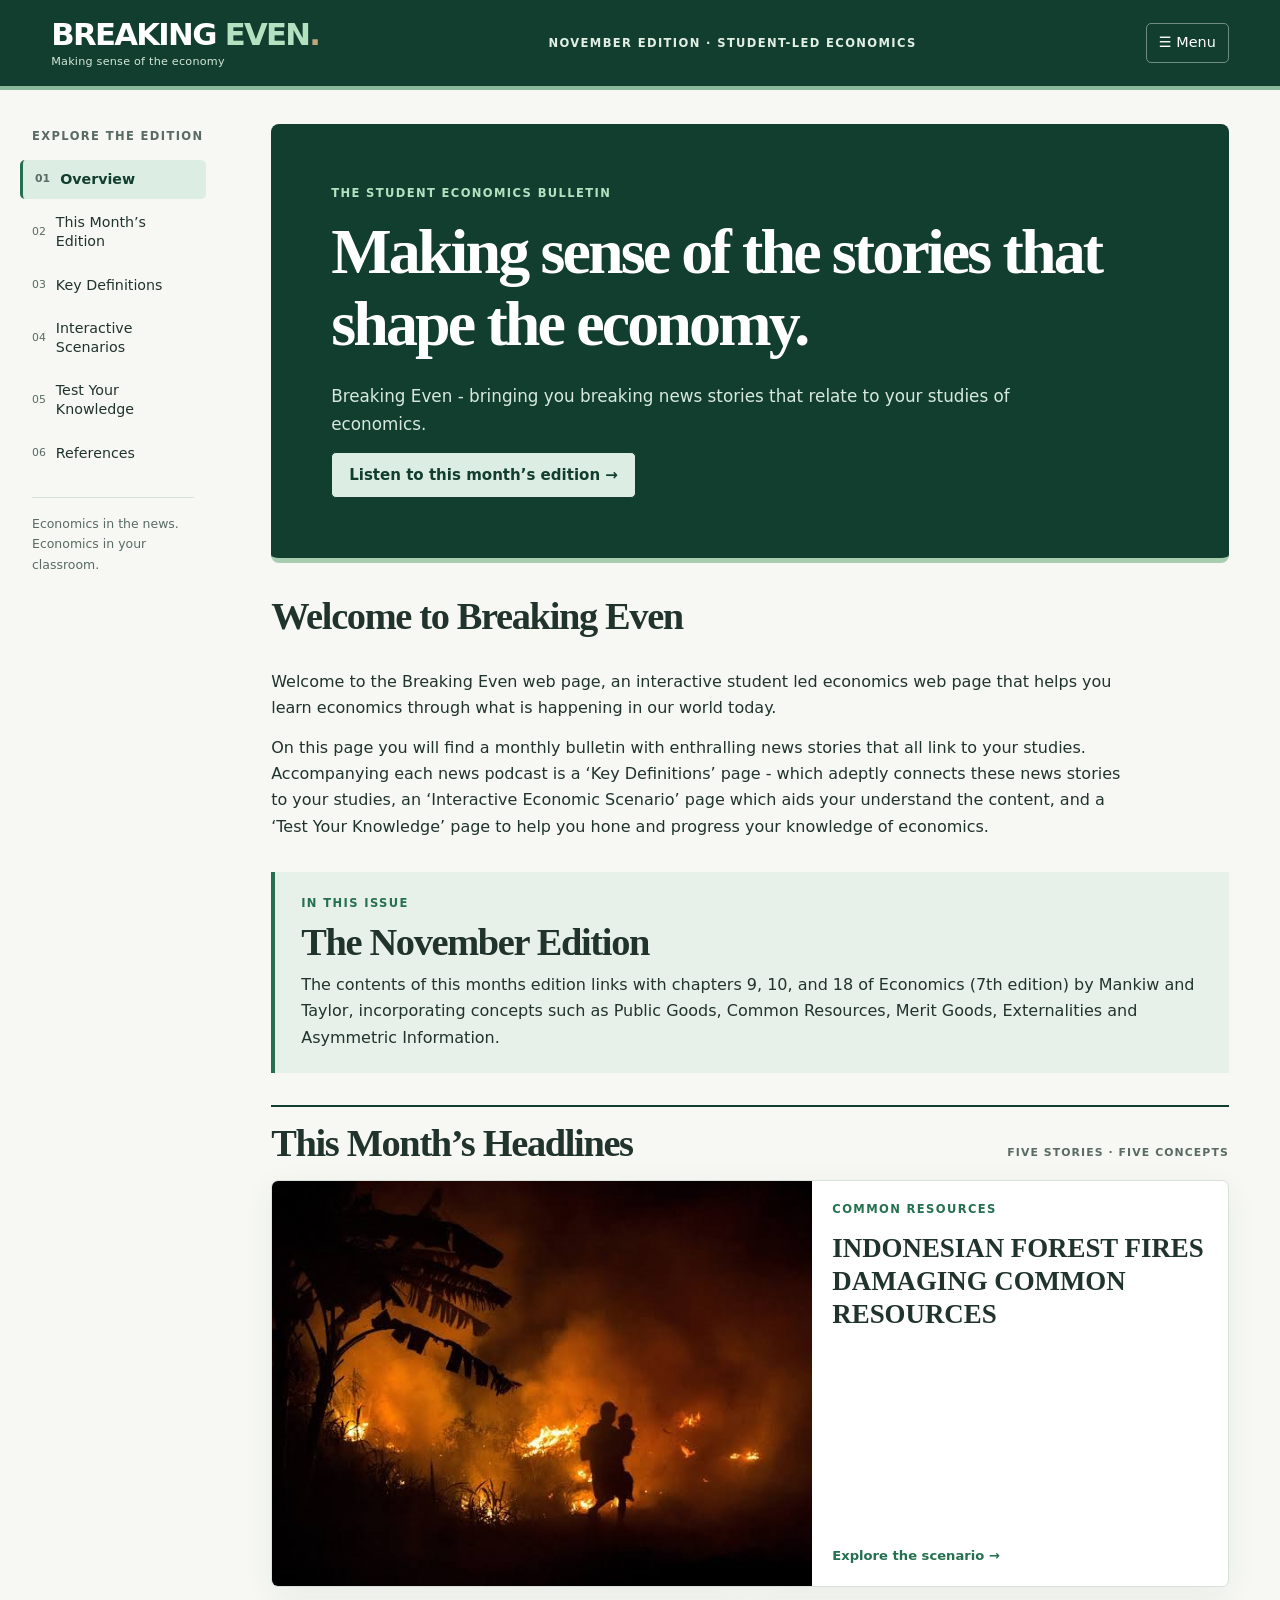
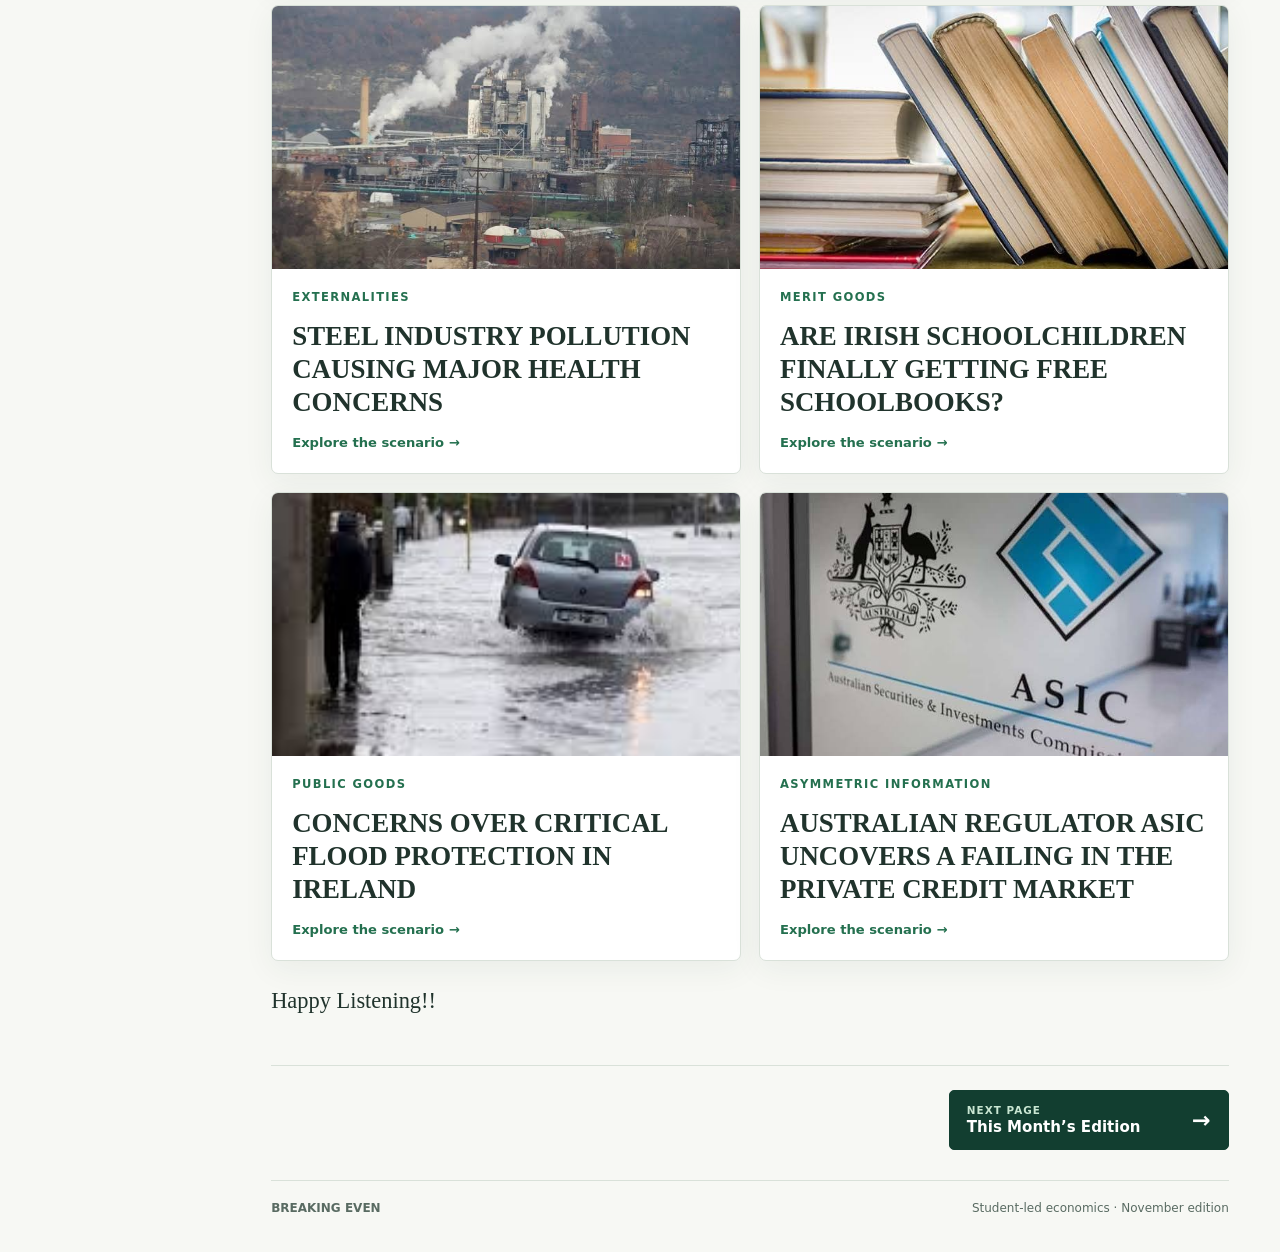
<file: index.html>
<!doctype html><html lang="en-IE"><head><meta charset="utf-8"><meta name="viewport" content="width=device-width,initial-scale=1"><title>Overview | Breaking Even</title><link rel="stylesheet" href="style.css"><script defer src="content.js"></script><script defer src="script.js"></script></head><body><a class="skip" href="#main">Skip to content</a><header class="masthead"><a class="brand" href="index.html"><span>BREAKING<span class="brand-accent"> EVEN</span><span class="brand-dot">.</span></span><small>Making sense of the economy</small></a><span class="issue">NOVEMBER EDITION · STUDENT-LED ECONOMICS</span><button id="menu-toggle" class="menu-toggle" aria-expanded="false" aria-controls="side-menu">☰ <span>Menu</span></button></header><div class="layout"><aside id="side-menu" aria-label="Site menu"><div class="nav-label">EXPLORE THE EDITION</div><nav><a href="index.html" aria-current="page"><span>01</span>Overview</a><a href="edition.html" ><span>02</span>This Month’s Edition</a><a href="definitions.html" ><span>03</span>Key Definitions</a><a href="scenarios.html" ><span>04</span>Interactive Scenarios</a><a href="quiz.html" ><span>05</span>Test Your Knowledge</a><a href="references.html" ><span>06</span>References</a></nav><div class="side-note">Economics in the news.<br>Economics in your classroom.</div></aside><main id="main" tabindex="-1"><section class="hero"><span class="eyebrow">THE STUDENT ECONOMICS BULLETIN</span><h1>Making sense of the stories that shape the economy.</h1><p>Breaking Even - bringing you breaking news stories that relate to your studies of economics.</p><a class="primary" href="edition.html">Listen to this month’s edition →</a></section><section class="intro"><h2>Welcome to Breaking Even</h2><p>Welcome to the Breaking Even web page, an interactive student led economics web page that helps you learn economics through what is happening in our world today.</p><p>On this page you will find a monthly bulletin with enthralling news stories that all link to your studies. Accompanying each news podcast is a ‘Key Definitions’ page - which adeptly connects these news stories to your studies, an ‘Interactive Economic Scenario’ page which aids your understand the content, and a ‘Test Your Knowledge’ page to help you hone and progress your knowledge of economics.</p></section><section class="edition-note"><span class="eyebrow">IN THIS ISSUE</span><h2>The November Edition</h2><p>The contents of this months edition links with chapters 9, 10, and 18 of Economics (7th edition) by Mankiw and Taylor, incorporating concepts such as Public Goods, Common Resources, Merit Goods, Externalities and Asymmetric Information.</p></section><div class="section-heading"><h2>This Month’s Headlines</h2><span>FIVE STORIES · FIVE CONCEPTS</span></div><div class="news-grid"><a class="story story-0" href="scenarios.html#scenario-1"><img class="" src="images/forest-headline.jpg" alt="Forest fire and smoke" loading="lazy"><div class="story-copy"><span class="eyebrow">Common resources</span><h3>INDONESIAN FOREST FIRES DAMAGING COMMON RESOURCES</h3><span class="story-link">Explore the scenario →</span></div></a><a class="story story-1" href="scenarios.html#scenario-2"><img class="" src="images/steel-headline.jpg" alt="Industrial plant with emissions" loading="lazy"><div class="story-copy"><span class="eyebrow">Externalities</span><h3>STEEL INDUSTRY POLLUTION CAUSING MAJOR HEALTH CONCERNS</h3><span class="story-link">Explore the scenario →</span></div></a><a class="story story-2" href="scenarios.html#scenario-3"><img class="" src="images/books-headline.jpg" alt="Schoolbooks on a shelf" loading="lazy"><div class="story-copy"><span class="eyebrow">Merit goods</span><h3>ARE IRISH SCHOOLCHILDREN FINALLY GETTING FREE SCHOOLBOOKS?</h3><span class="story-link">Explore the scenario →</span></div></a><a class="story story-3" href="scenarios.html#scenario-4"><img class="" src="images/flood-headline.jpg" alt="Flooded street" loading="lazy"><div class="story-copy"><span class="eyebrow">Public goods</span><h3>CONCERNS OVER CRITICAL FLOOD PROTECTION IN IRELAND</h3><span class="story-link">Explore the scenario →</span></div></a><a class="story story-4" href="scenarios.html#scenario-5"><img class="" src="images/asic-headline.jpg" alt="ASIC office sign" loading="lazy"><div class="story-copy"><span class="eyebrow">Asymmetric information</span><h3>AUSTRALIAN REGULATOR ASIC UNCOVERS A FAILING IN THE PRIVATE CREDIT MARKET</h3><span class="story-link">Explore the scenario →</span></div></a></div><p class="signoff">Happy Listening!!</p><div class="page-next"><span></span><a class="primary" href="edition.html"><span><small>NEXT PAGE</small>This Month’s Edition</span><span aria-hidden="true">→</span></a></div><footer>BREAKING EVEN <span>Student-led economics · November edition</span></footer></main></div></body></html>
</file>
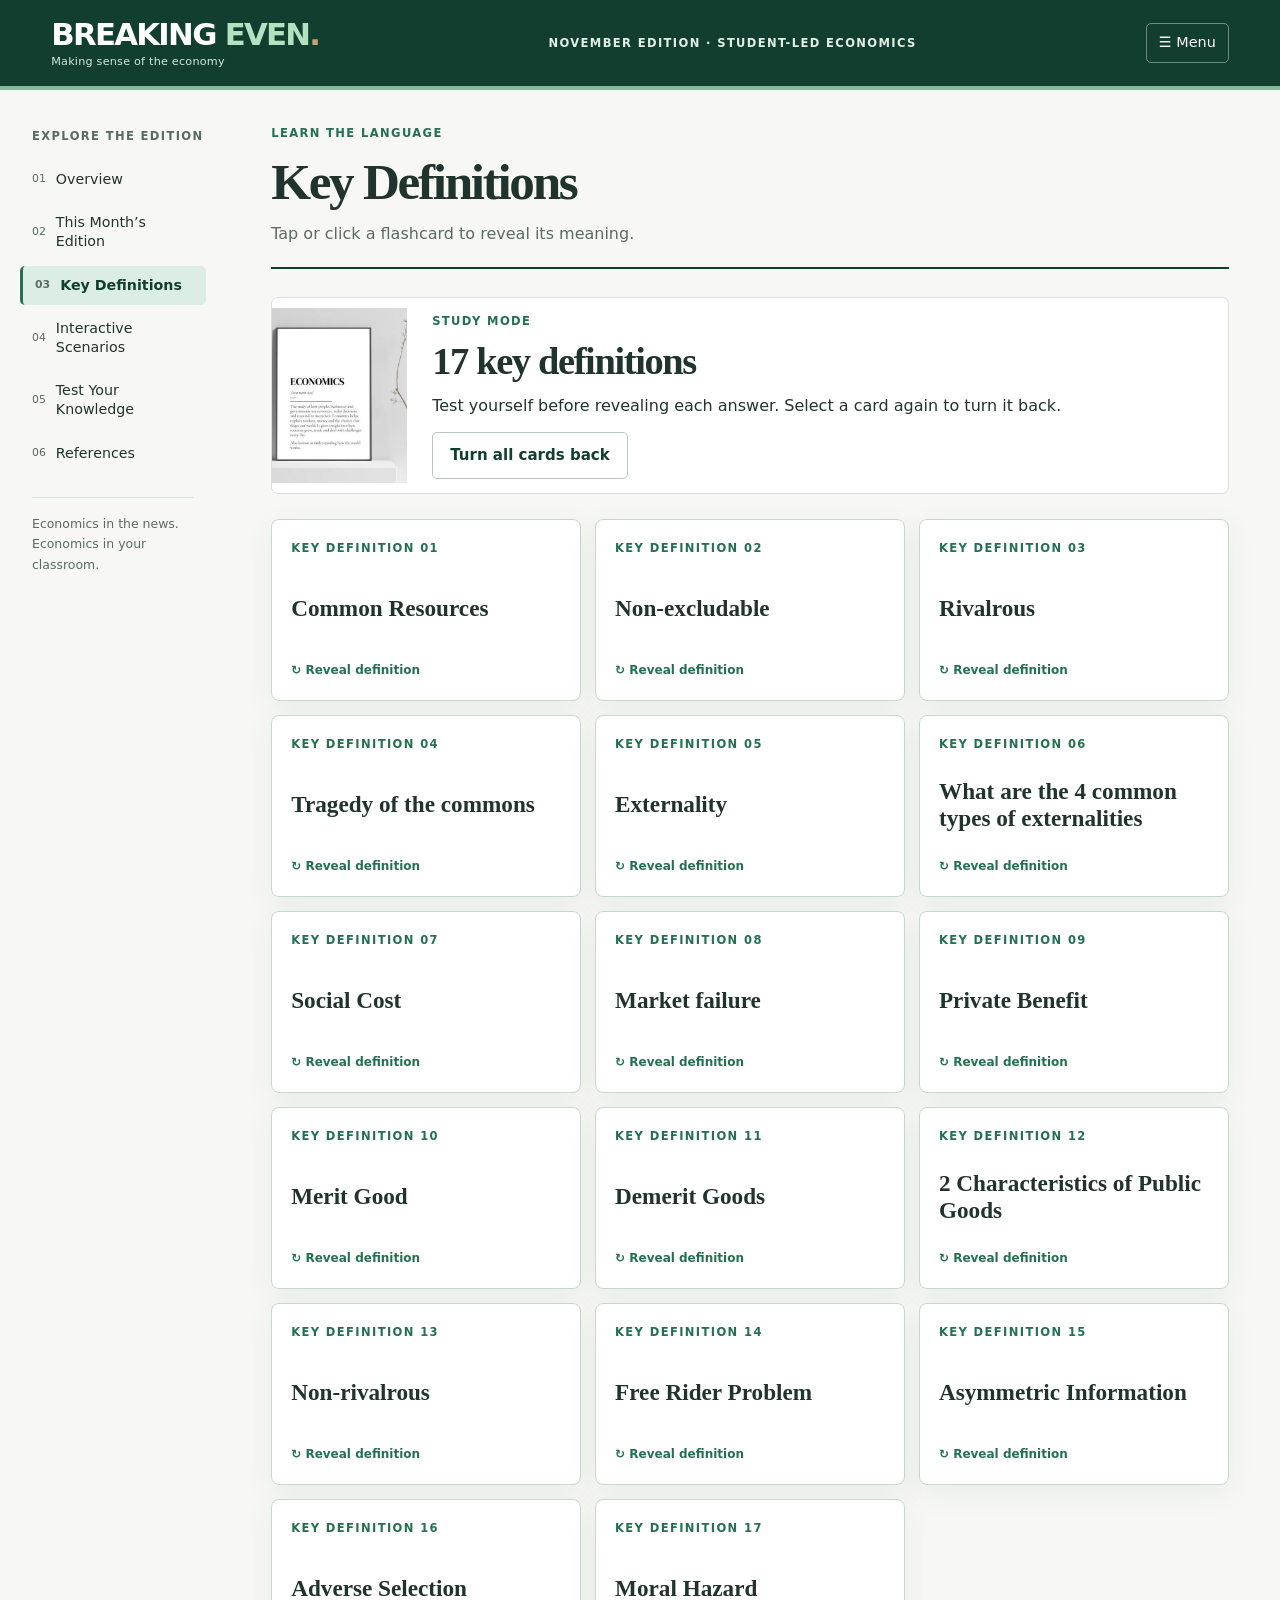
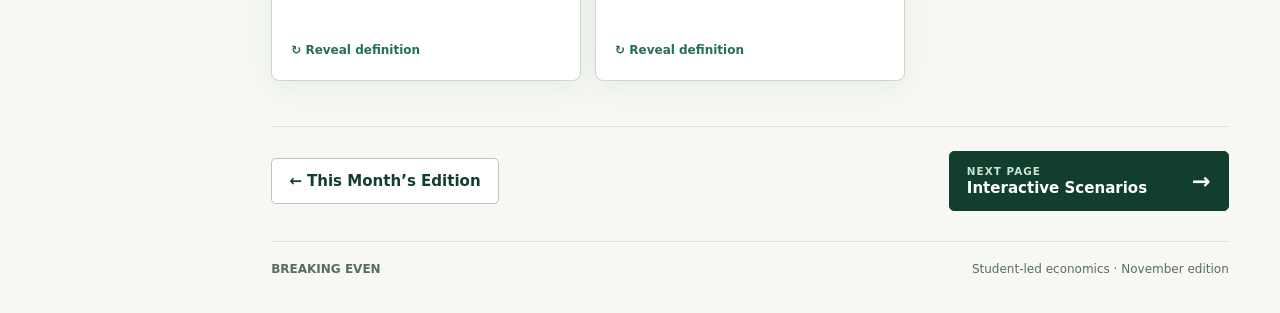
<file: definitions.html>
<!doctype html><html lang="en-IE"><head><meta charset="utf-8"><meta name="viewport" content="width=device-width,initial-scale=1"><title>Key Definitions | Breaking Even</title><link rel="stylesheet" href="style.css"><script defer src="content.js"></script><script defer src="script.js"></script></head><body><a class="skip" href="#main">Skip to content</a><header class="masthead"><a class="brand" href="index.html"><span>BREAKING<span class="brand-accent"> EVEN</span><span class="brand-dot">.</span></span><small>Making sense of the economy</small></a><span class="issue">NOVEMBER EDITION · STUDENT-LED ECONOMICS</span><button id="menu-toggle" class="menu-toggle" aria-expanded="false" aria-controls="side-menu">☰ <span>Menu</span></button></header><div class="layout"><aside id="side-menu" aria-label="Site menu"><div class="nav-label">EXPLORE THE EDITION</div><nav><a href="index.html" ><span>01</span>Overview</a><a href="edition.html" ><span>02</span>This Month’s Edition</a><a href="definitions.html" aria-current="page"><span>03</span>Key Definitions</a><a href="scenarios.html" ><span>04</span>Interactive Scenarios</a><a href="quiz.html" ><span>05</span>Test Your Knowledge</a><a href="references.html" ><span>06</span>References</a></nav><div class="side-note">Economics in the news.<br>Economics in your classroom.</div></aside><main id="main" tabindex="-1"><div class="page-title"><span class="eyebrow">LEARN THE LANGUAGE</span><h1>Key Definitions</h1><p>Tap or click a flashcard to reveal its meaning.</p></div><div class="definition-intro"><img class="" src="images/economics.jpg" alt="Framed definition of economics" loading="lazy"><div><span class="eyebrow">STUDY MODE</span><h2>17 key definitions</h2><p>Test yourself before revealing each answer. Select a card again to turn it back.</p><button class="secondary" id="reset-cards">Turn all cards back</button></div></div><div id="flashcards" class="flash-grid"></div><div class="page-next"><a class="secondary" href="edition.html">← This Month’s Edition</a><a class="primary" href="scenarios.html"><span><small>NEXT PAGE</small>Interactive Scenarios</span><span aria-hidden="true">→</span></a></div><footer>BREAKING EVEN <span>Student-led economics · November edition</span></footer></main></div></body></html>
</file>
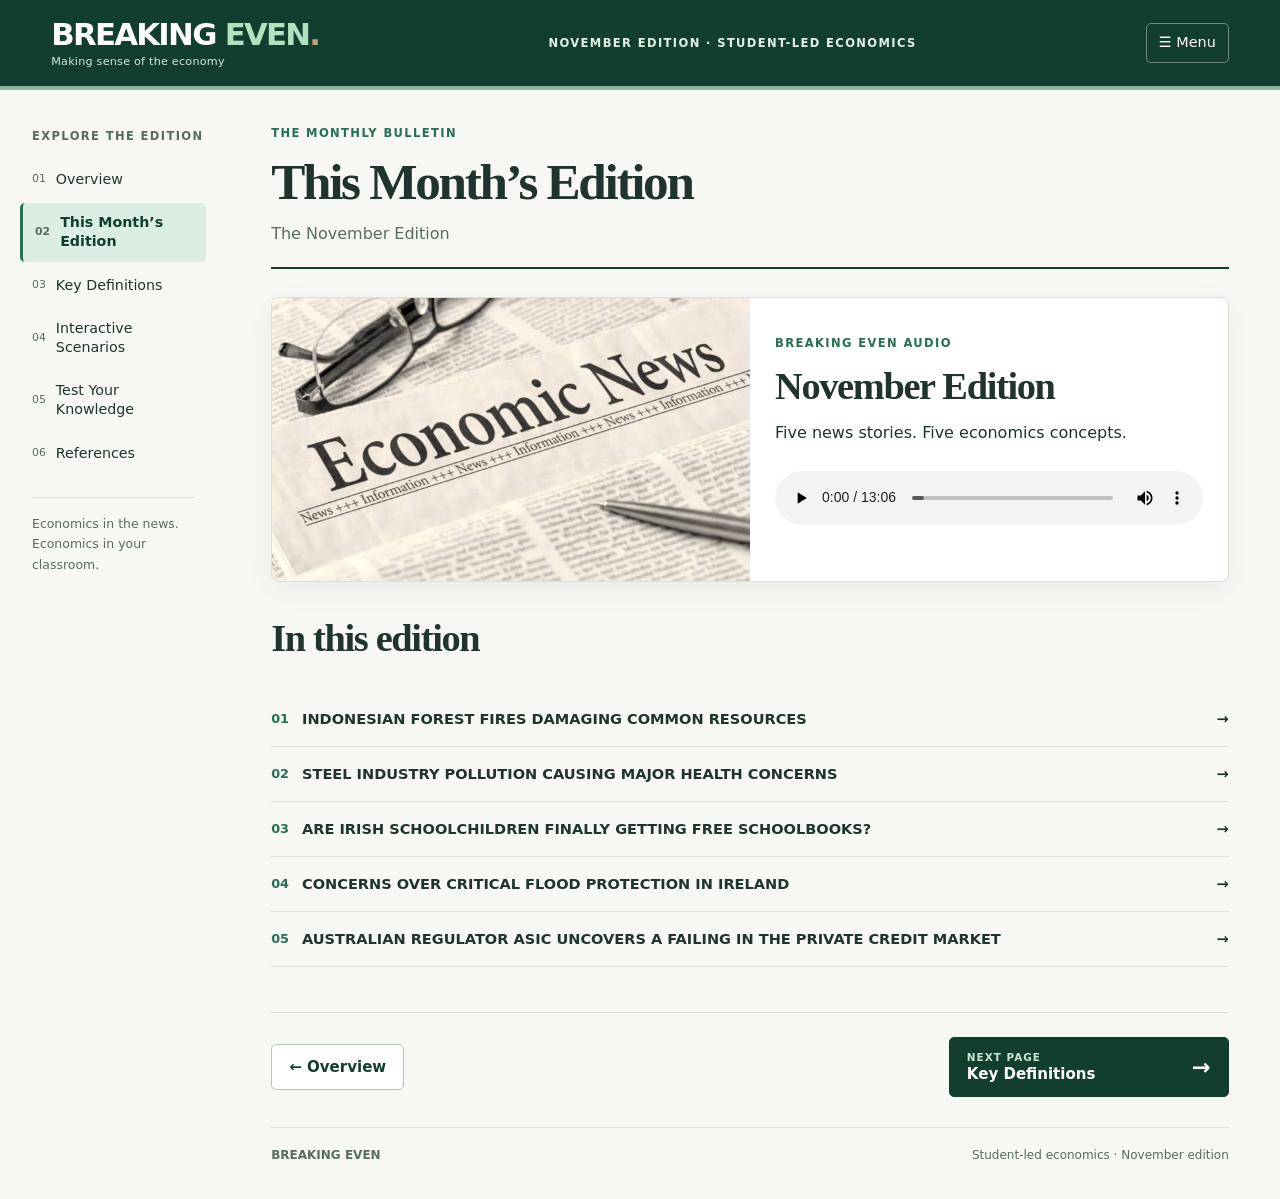
<file: edition.html>
<!doctype html><html lang="en-IE"><head><meta charset="utf-8"><meta name="viewport" content="width=device-width,initial-scale=1"><title>This Month’s Edition | Breaking Even</title><link rel="stylesheet" href="style.css"><script defer src="content.js"></script><script defer src="script.js"></script></head><body><a class="skip" href="#main">Skip to content</a><header class="masthead"><a class="brand" href="index.html"><span>BREAKING<span class="brand-accent"> EVEN</span><span class="brand-dot">.</span></span><small>Making sense of the economy</small></a><span class="issue">NOVEMBER EDITION · STUDENT-LED ECONOMICS</span><button id="menu-toggle" class="menu-toggle" aria-expanded="false" aria-controls="side-menu">☰ <span>Menu</span></button></header><div class="layout"><aside id="side-menu" aria-label="Site menu"><div class="nav-label">EXPLORE THE EDITION</div><nav><a href="index.html" ><span>01</span>Overview</a><a href="edition.html" aria-current="page"><span>02</span>This Month’s Edition</a><a href="definitions.html" ><span>03</span>Key Definitions</a><a href="scenarios.html" ><span>04</span>Interactive Scenarios</a><a href="quiz.html" ><span>05</span>Test Your Knowledge</a><a href="references.html" ><span>06</span>References</a></nav><div class="side-note">Economics in the news.<br>Economics in your classroom.</div></aside><main id="main" tabindex="-1"><div class="page-title"><span class="eyebrow">THE MONTHLY BULLETIN</span><h1>This Month’s Edition</h1><p>The November Edition</p></div><div class="podcast"><div><img class="" src="images/newspaper.jpg" alt="Economic News newspaper, glasses and pen" loading="lazy"></div><div class="podcast-info"><span class="eyebrow">BREAKING EVEN AUDIO</span><h2>November Edition</h2><p>Five news stories. Five economics concepts.</p><audio id="podcast" controls preload="metadata" src="audio/november-edition.mp3" aria-label="November edition podcast"></audio><p id="audio-status" class="notice" role="status">The podcast recording will be available here when uploaded.</p></div></div><section><h2>In this edition</h2><div class="episode-list"><a href="scenarios.html#scenario-1"><span>01</span>INDONESIAN FOREST FIRES DAMAGING COMMON RESOURCES<span>→</span></a><a href="scenarios.html#scenario-2"><span>02</span>STEEL INDUSTRY POLLUTION CAUSING MAJOR HEALTH CONCERNS<span>→</span></a><a href="scenarios.html#scenario-3"><span>03</span>ARE IRISH SCHOOLCHILDREN FINALLY GETTING FREE SCHOOLBOOKS?<span>→</span></a><a href="scenarios.html#scenario-4"><span>04</span>CONCERNS OVER CRITICAL FLOOD PROTECTION IN IRELAND<span>→</span></a><a href="scenarios.html#scenario-5"><span>05</span>AUSTRALIAN REGULATOR ASIC UNCOVERS A FAILING IN THE PRIVATE CREDIT MARKET<span>→</span></a></div></section><div class="page-next"><a class="secondary" href="index.html">← Overview</a><a class="primary" href="definitions.html"><span><small>NEXT PAGE</small>Key Definitions</span><span aria-hidden="true">→</span></a></div><footer>BREAKING EVEN <span>Student-led economics · November edition</span></footer></main></div></body></html>
</file>
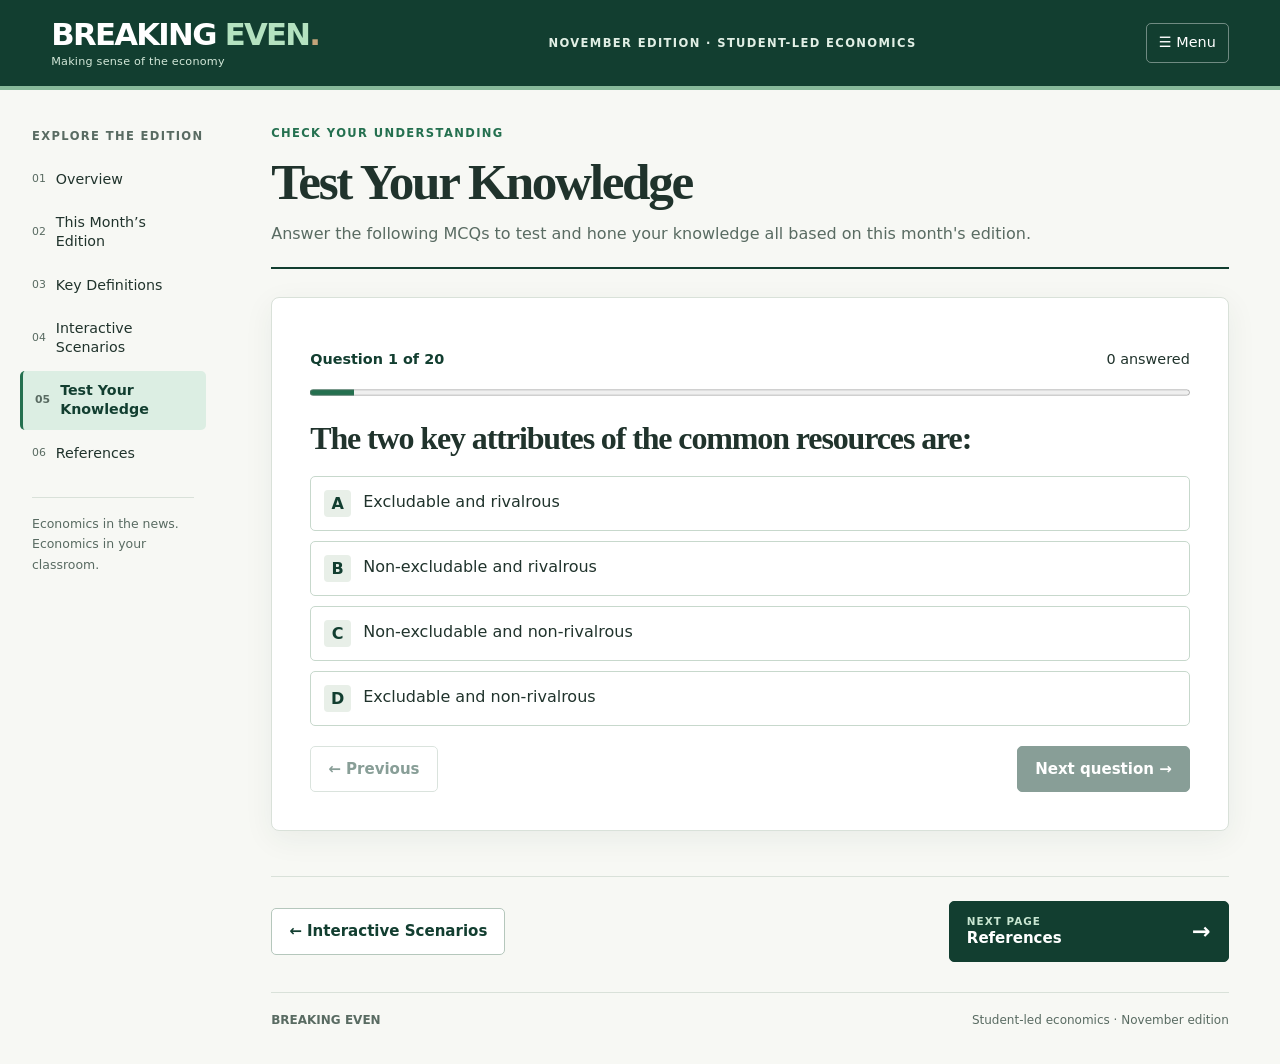
<file: quiz.html>
<!doctype html><html lang="en-IE"><head><meta charset="utf-8"><meta name="viewport" content="width=device-width,initial-scale=1"><title>Test Your Knowledge | Breaking Even</title><link rel="stylesheet" href="style.css"><script defer src="content.js"></script><script defer src="script.js"></script></head><body><a class="skip" href="#main">Skip to content</a><header class="masthead"><a class="brand" href="index.html"><span>BREAKING<span class="brand-accent"> EVEN</span><span class="brand-dot">.</span></span><small>Making sense of the economy</small></a><span class="issue">NOVEMBER EDITION · STUDENT-LED ECONOMICS</span><button id="menu-toggle" class="menu-toggle" aria-expanded="false" aria-controls="side-menu">☰ <span>Menu</span></button></header><div class="layout"><aside id="side-menu" aria-label="Site menu"><div class="nav-label">EXPLORE THE EDITION</div><nav><a href="index.html" ><span>01</span>Overview</a><a href="edition.html" ><span>02</span>This Month’s Edition</a><a href="definitions.html" ><span>03</span>Key Definitions</a><a href="scenarios.html" ><span>04</span>Interactive Scenarios</a><a href="quiz.html" aria-current="page"><span>05</span>Test Your Knowledge</a><a href="references.html" ><span>06</span>References</a></nav><div class="side-note">Economics in the news.<br>Economics in your classroom.</div></aside><main id="main" tabindex="-1"><div class="page-title"><span class="eyebrow">CHECK YOUR UNDERSTANDING</span><h1>Test Your Knowledge</h1><p>Answer the following MCQs to test and hone your knowledge all based on this month&#x27;s edition.</p></div><section id="quiz" class="quiz-panel" aria-label="Multiple choice quiz"></section><div class="page-next"><a class="secondary" href="scenarios.html">← Interactive Scenarios</a><a class="primary" href="references.html"><span><small>NEXT PAGE</small>References</span><span aria-hidden="true">→</span></a></div><footer>BREAKING EVEN <span>Student-led economics · November edition</span></footer></main></div></body></html>
</file>
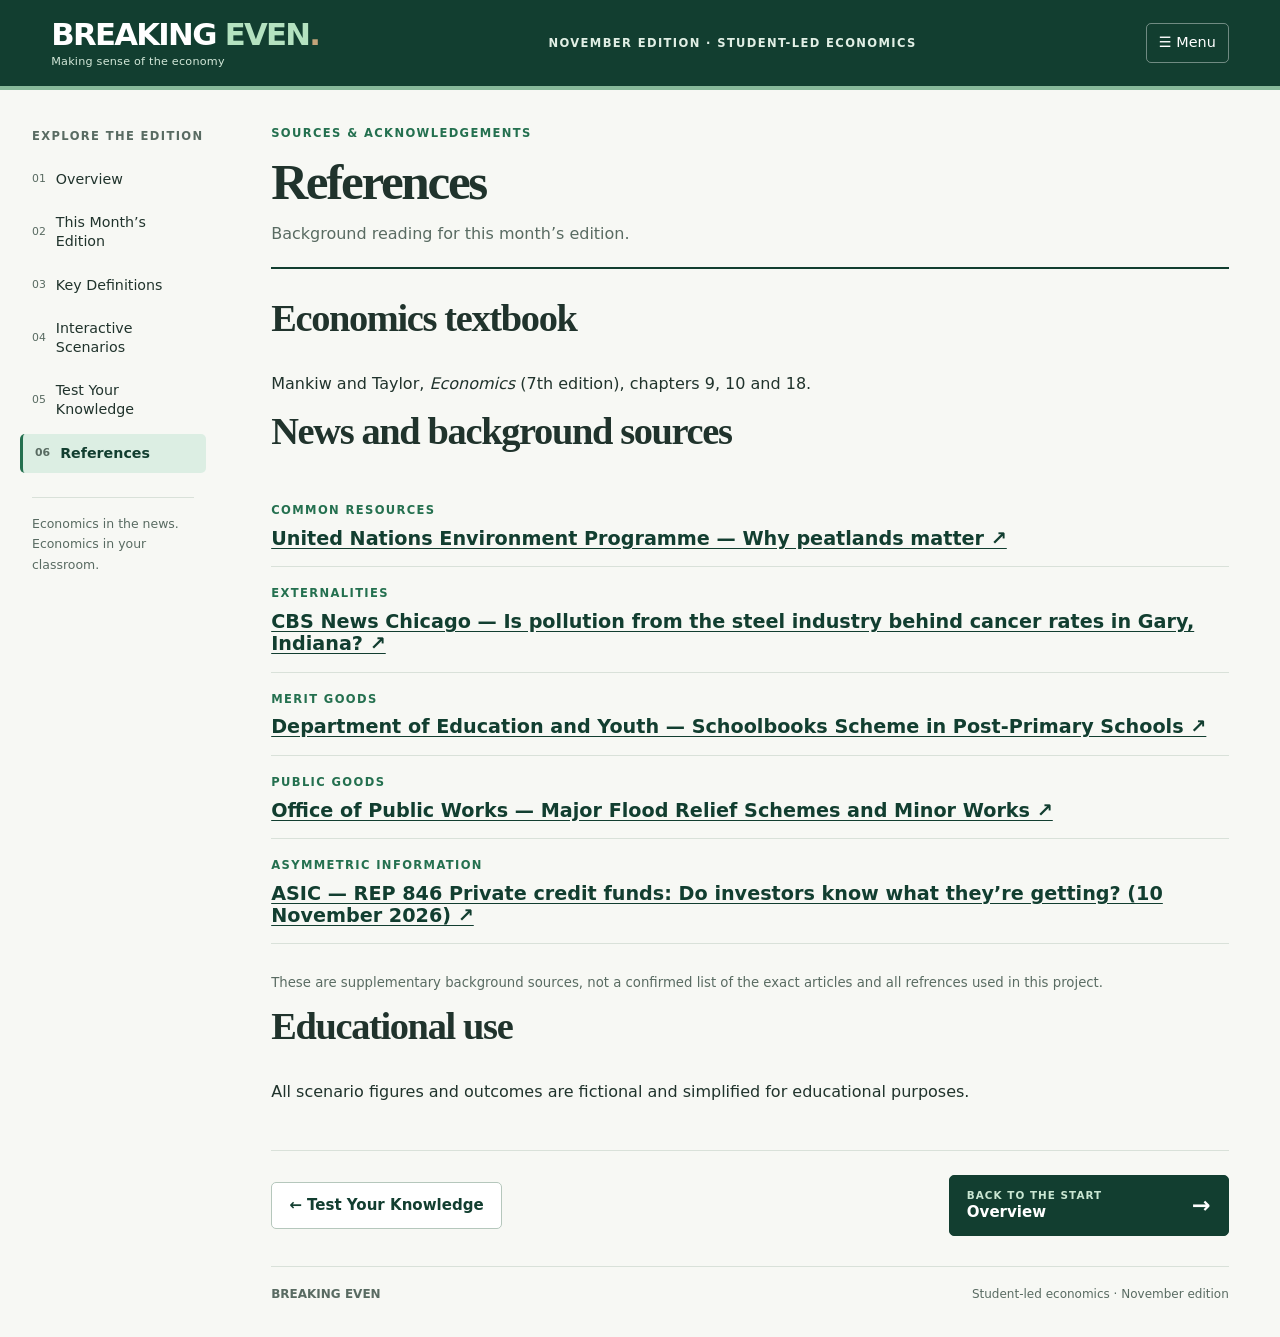
<file: references.html>
<!doctype html><html lang="en-IE"><head><meta charset="utf-8"><meta name="viewport" content="width=device-width,initial-scale=1"><title>References | Breaking Even</title><link rel="stylesheet" href="style.css"><script defer src="content.js"></script><script defer src="script.js"></script></head><body><a class="skip" href="#main">Skip to content</a><header class="masthead"><a class="brand" href="index.html"><span>BREAKING<span class="brand-accent"> EVEN</span><span class="brand-dot">.</span></span><small>Making sense of the economy</small></a><span class="issue">NOVEMBER EDITION · STUDENT-LED ECONOMICS</span><button id="menu-toggle" class="menu-toggle" aria-expanded="false" aria-controls="side-menu">☰ <span>Menu</span></button></header><div class="layout"><aside id="side-menu" aria-label="Site menu"><div class="nav-label">EXPLORE THE EDITION</div><nav><a href="index.html" ><span>01</span>Overview</a><a href="edition.html" ><span>02</span>This Month’s Edition</a><a href="definitions.html" ><span>03</span>Key Definitions</a><a href="scenarios.html" ><span>04</span>Interactive Scenarios</a><a href="quiz.html" ><span>05</span>Test Your Knowledge</a><a href="references.html" aria-current="page"><span>06</span>References</a></nav><div class="side-note">Economics in the news.<br>Economics in your classroom.</div></aside><main id="main" tabindex="-1"><div class="page-title"><span class="eyebrow">SOURCES &amp; ACKNOWLEDGEMENTS</span><h1>References</h1><p>Background reading for this month’s edition.</p></div><section><h2>Economics textbook</h2><p>Mankiw and Taylor, <em>Economics</em> (7th edition), chapters 9, 10 and 18.</p><h2>News and background sources</h2><div class="reference-list"><article><span class="eyebrow">Common resources</span><h3><a href="https://www.unep.org/en/news-and-stories/story/why-peatlands-matter" target="_blank" rel="noopener noreferrer">United Nations Environment Programme — Why peatlands matter ↗</a></h3></article><article><span class="eyebrow">Externalities</span><h3><a href="https://www.cbsnews.com/chicago/news/pollution-steel-industry-cancer-rates-gary-indiana/" target="_blank" rel="noopener noreferrer">CBS News Chicago — Is pollution from the steel industry behind cancer rates in Gary, Indiana? ↗</a></h3></article><article><span class="eyebrow">Merit goods</span><h3><a href="https://www.gov.ie/en/department-of-education/publications/schoolbooks-scheme-in-post-primary-schools/" target="_blank" rel="noopener noreferrer">Department of Education and Youth — Schoolbooks Scheme in Post-Primary Schools ↗</a></h3></article><article><span class="eyebrow">Public goods</span><h3><a href="https://www.gov.ie/en/office-of-public-works/frm-pages/major-flood-relief-schemes-and-minor-works/" target="_blank" rel="noopener noreferrer">Office of Public Works — Major Flood Relief Schemes and Minor Works ↗</a></h3></article><article><span class="eyebrow">Asymmetric information</span><h3><a href="https://www.asic.gov.au/regulatory-resources/find-a-document/reports/rep-846-private-credit-funds-do-investors-know-what-they-re-getting" target="_blank" rel="noopener noreferrer">ASIC — REP 846 Private credit funds: Do investors know what they’re getting? (10 November 2026) ↗</a></h3></article></div><p class="fine">These are supplementary background sources, not a confirmed list of the exact articles and all refrences used in this project.</p><h2>Educational use</h2><p>All scenario figures and outcomes are fictional and simplified for educational purposes.</p></section><div class="page-next"><a class="secondary" href="quiz.html">← Test Your Knowledge</a><a class="primary" href="index.html"><span><small>BACK TO THE START</small>Overview</span><span aria-hidden="true">→</span></a></div><footer>BREAKING EVEN <span>Student-led economics · November edition</span></footer></main></div></body></html>
</file>
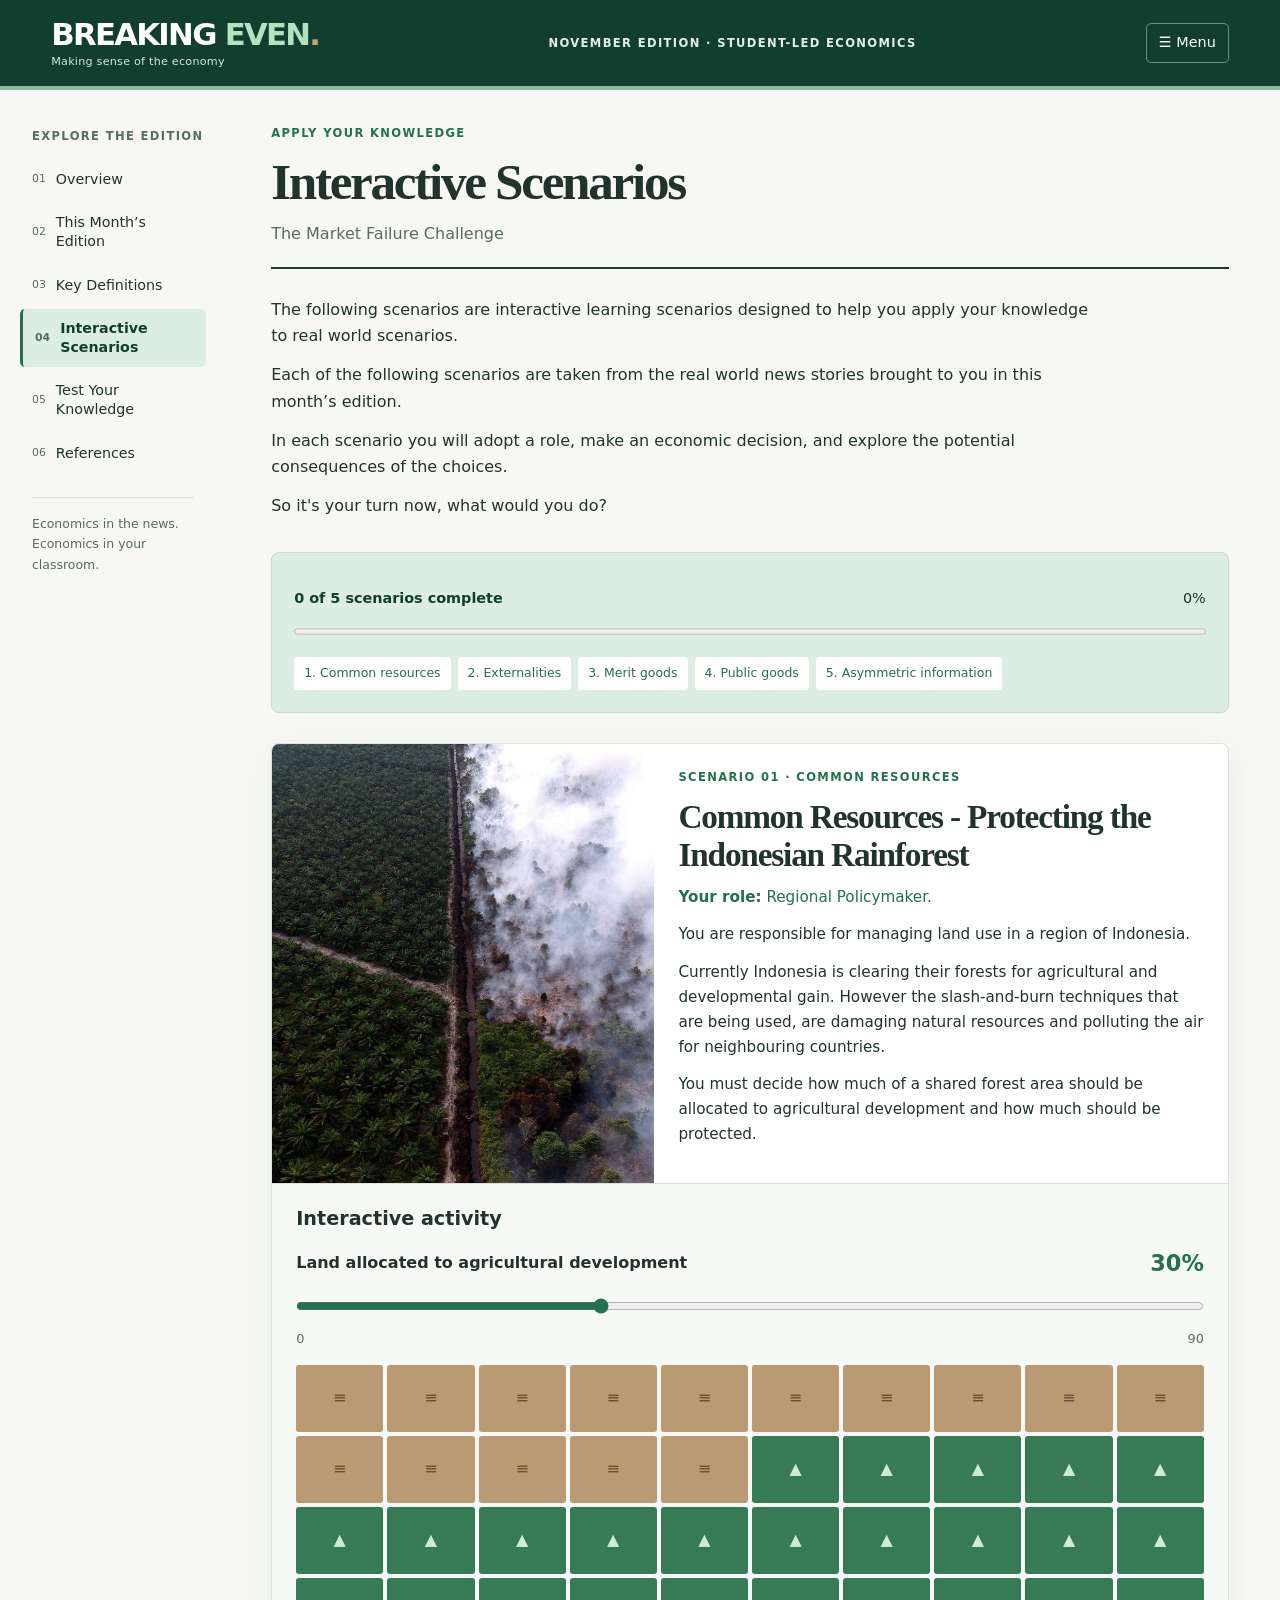
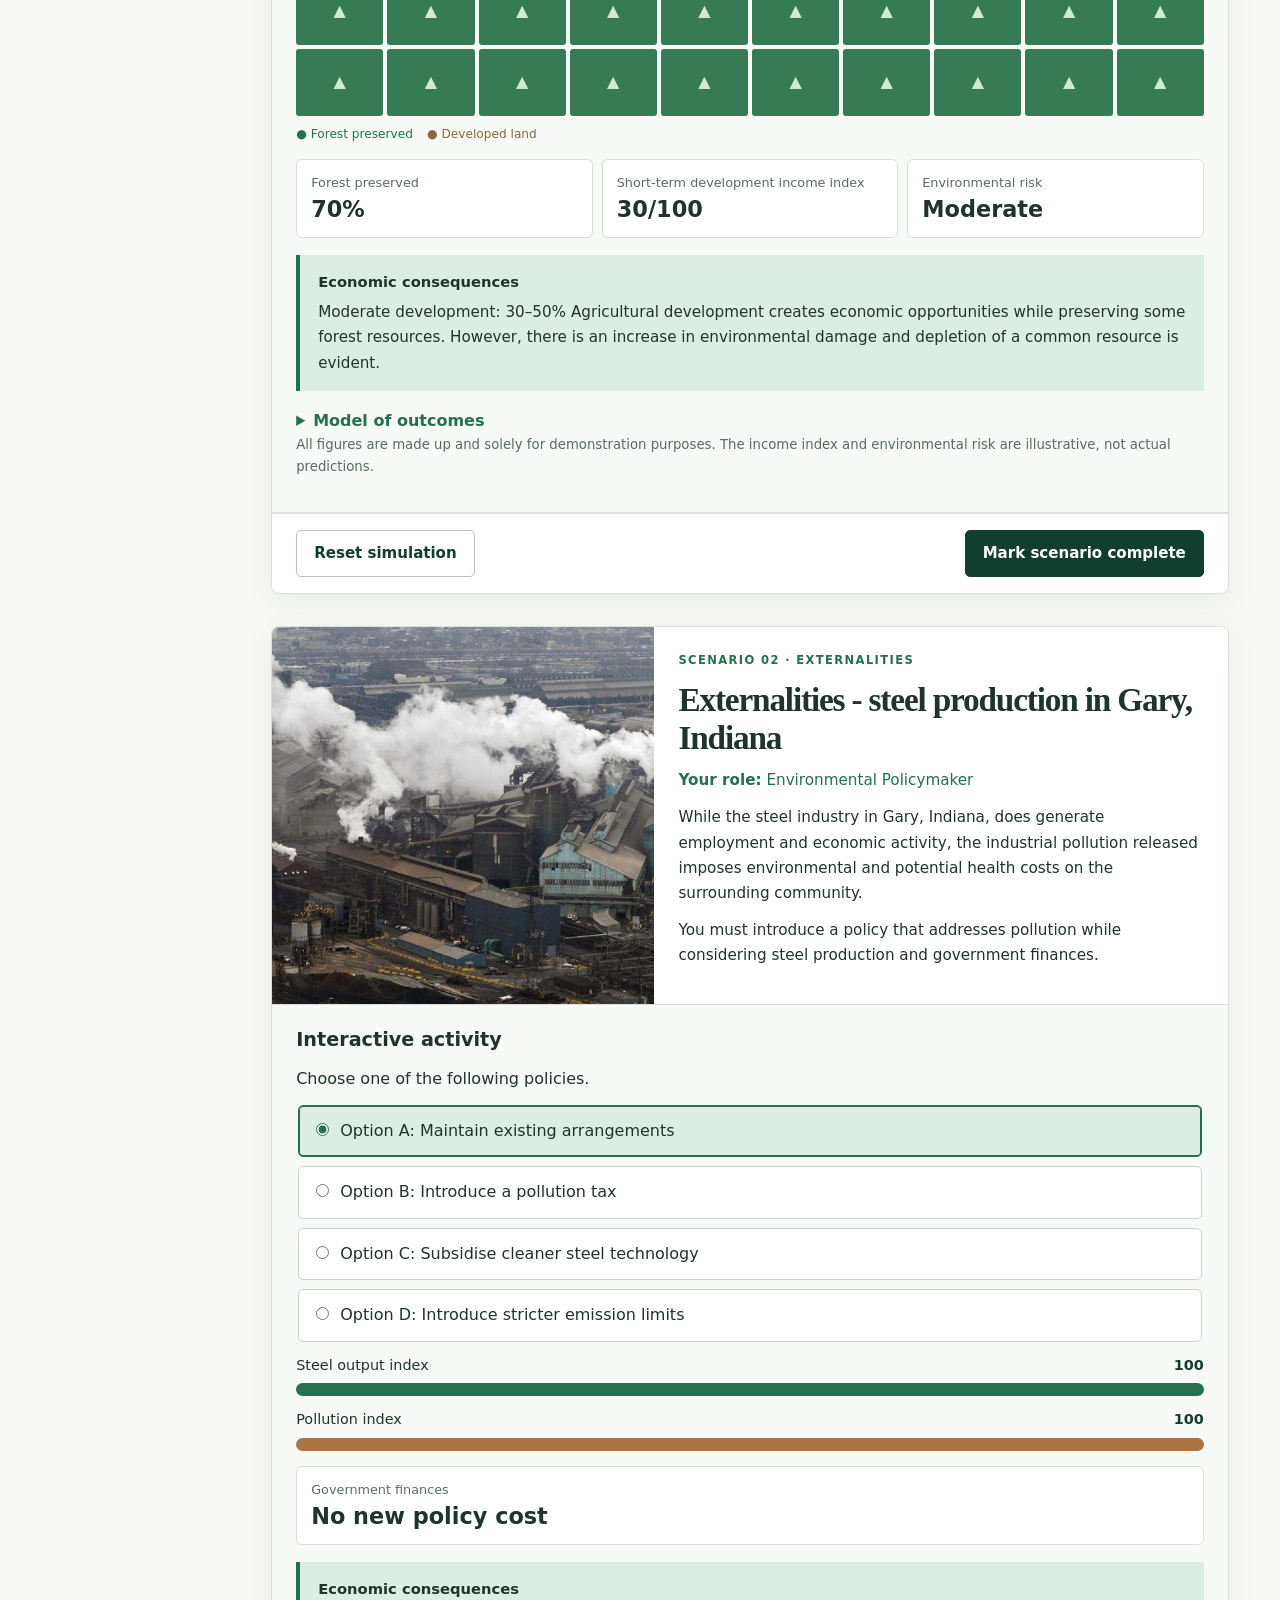
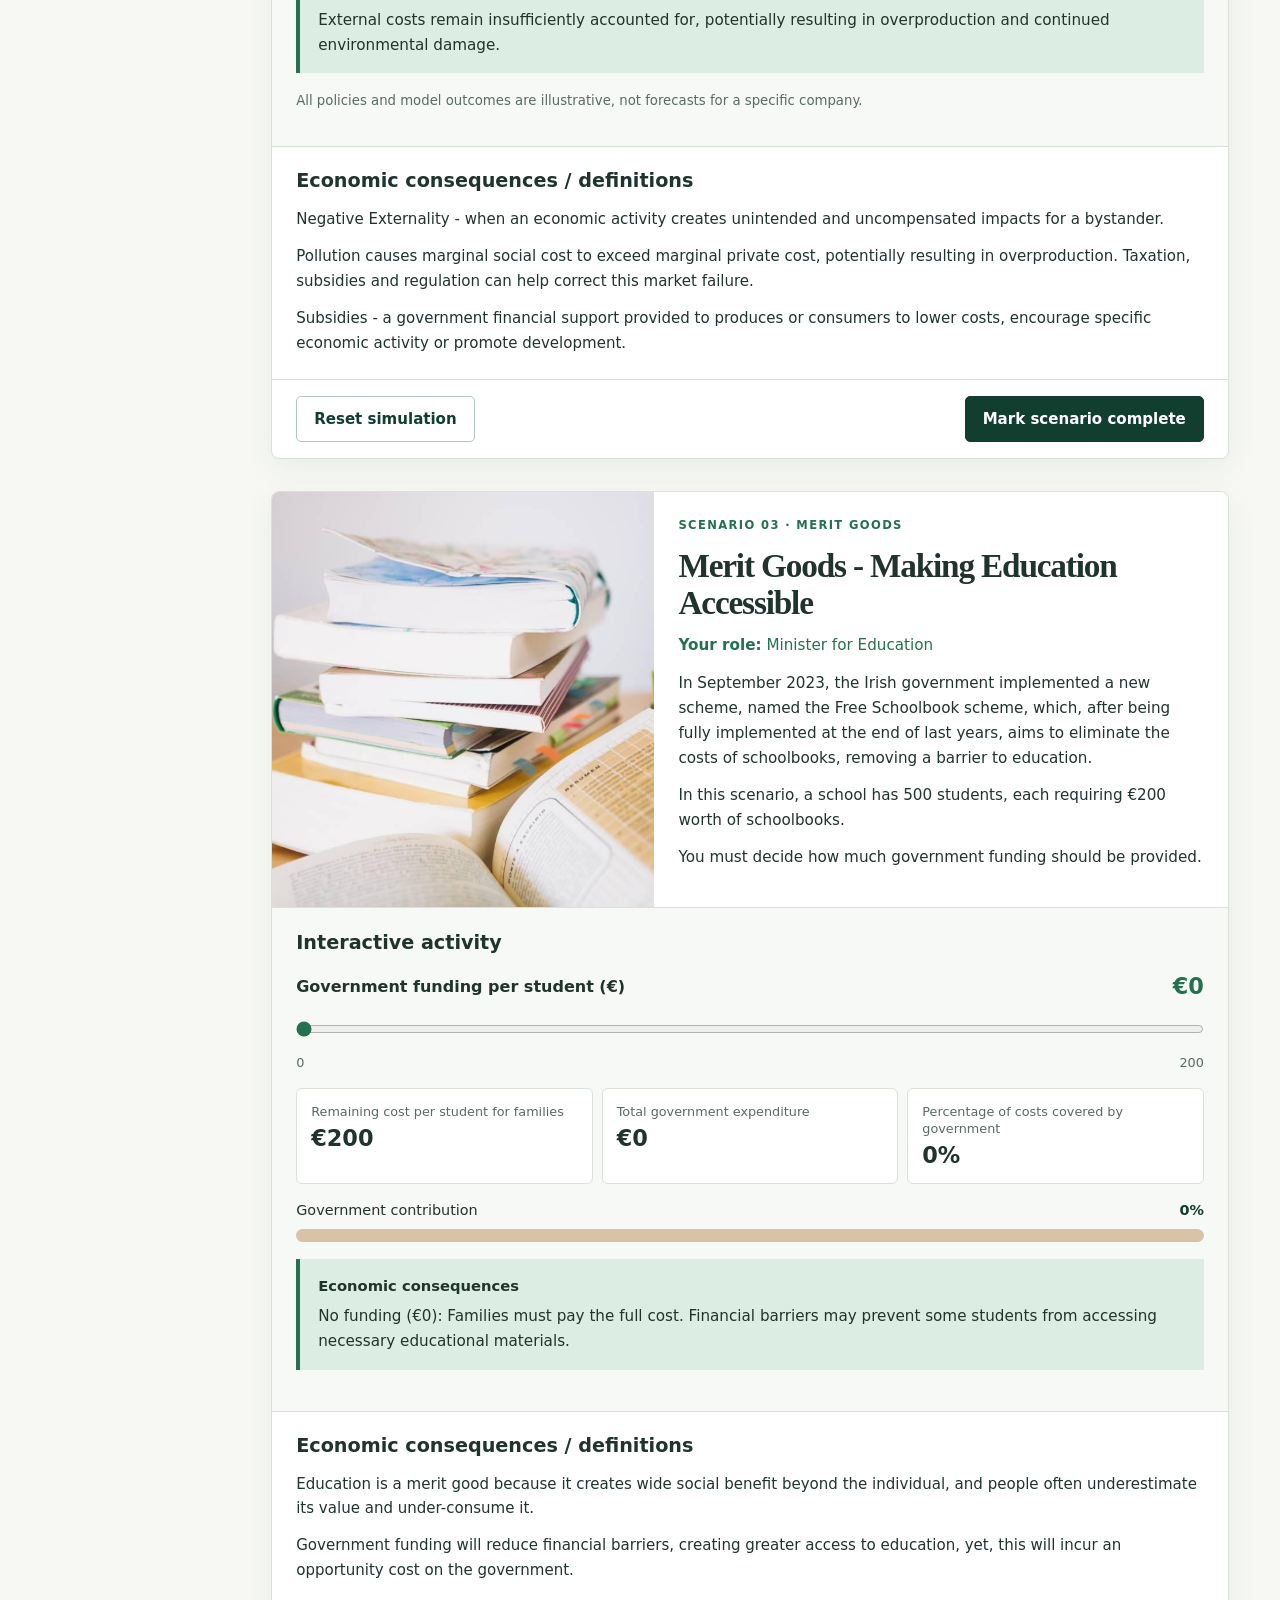
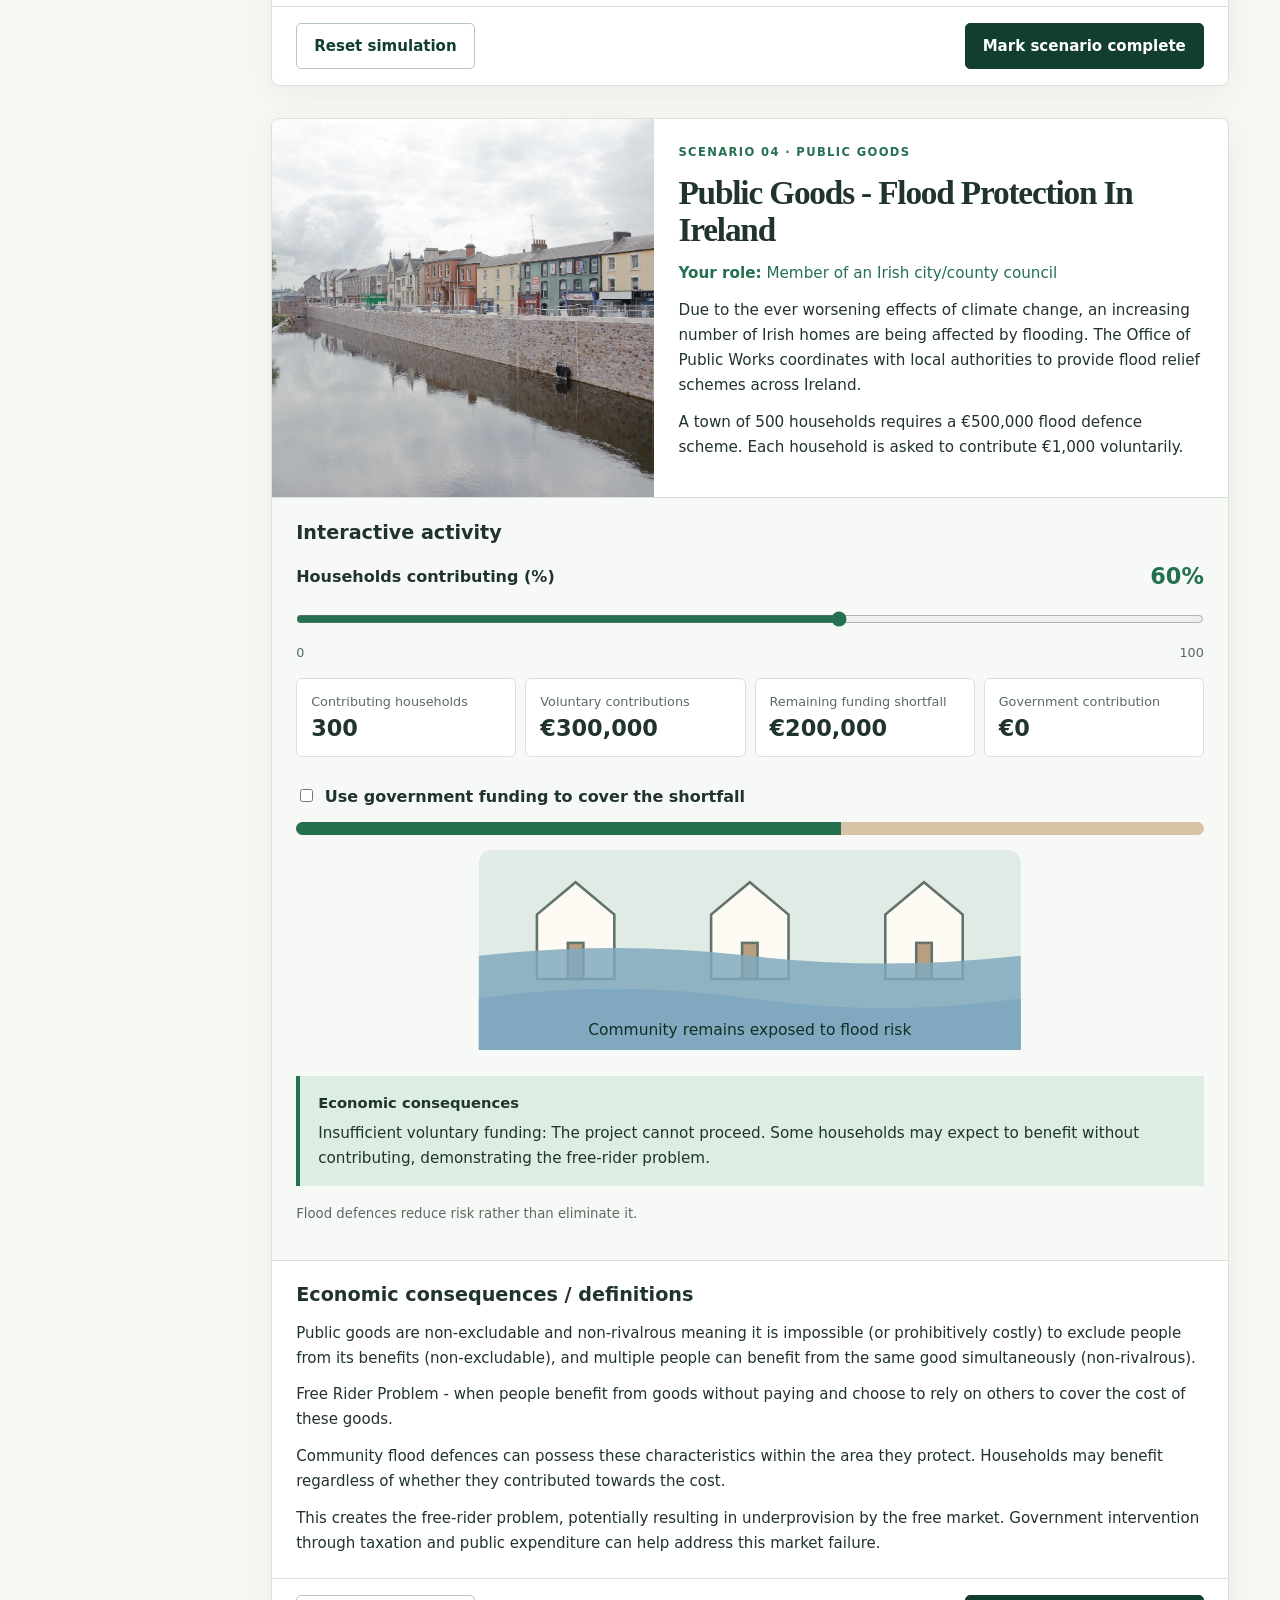
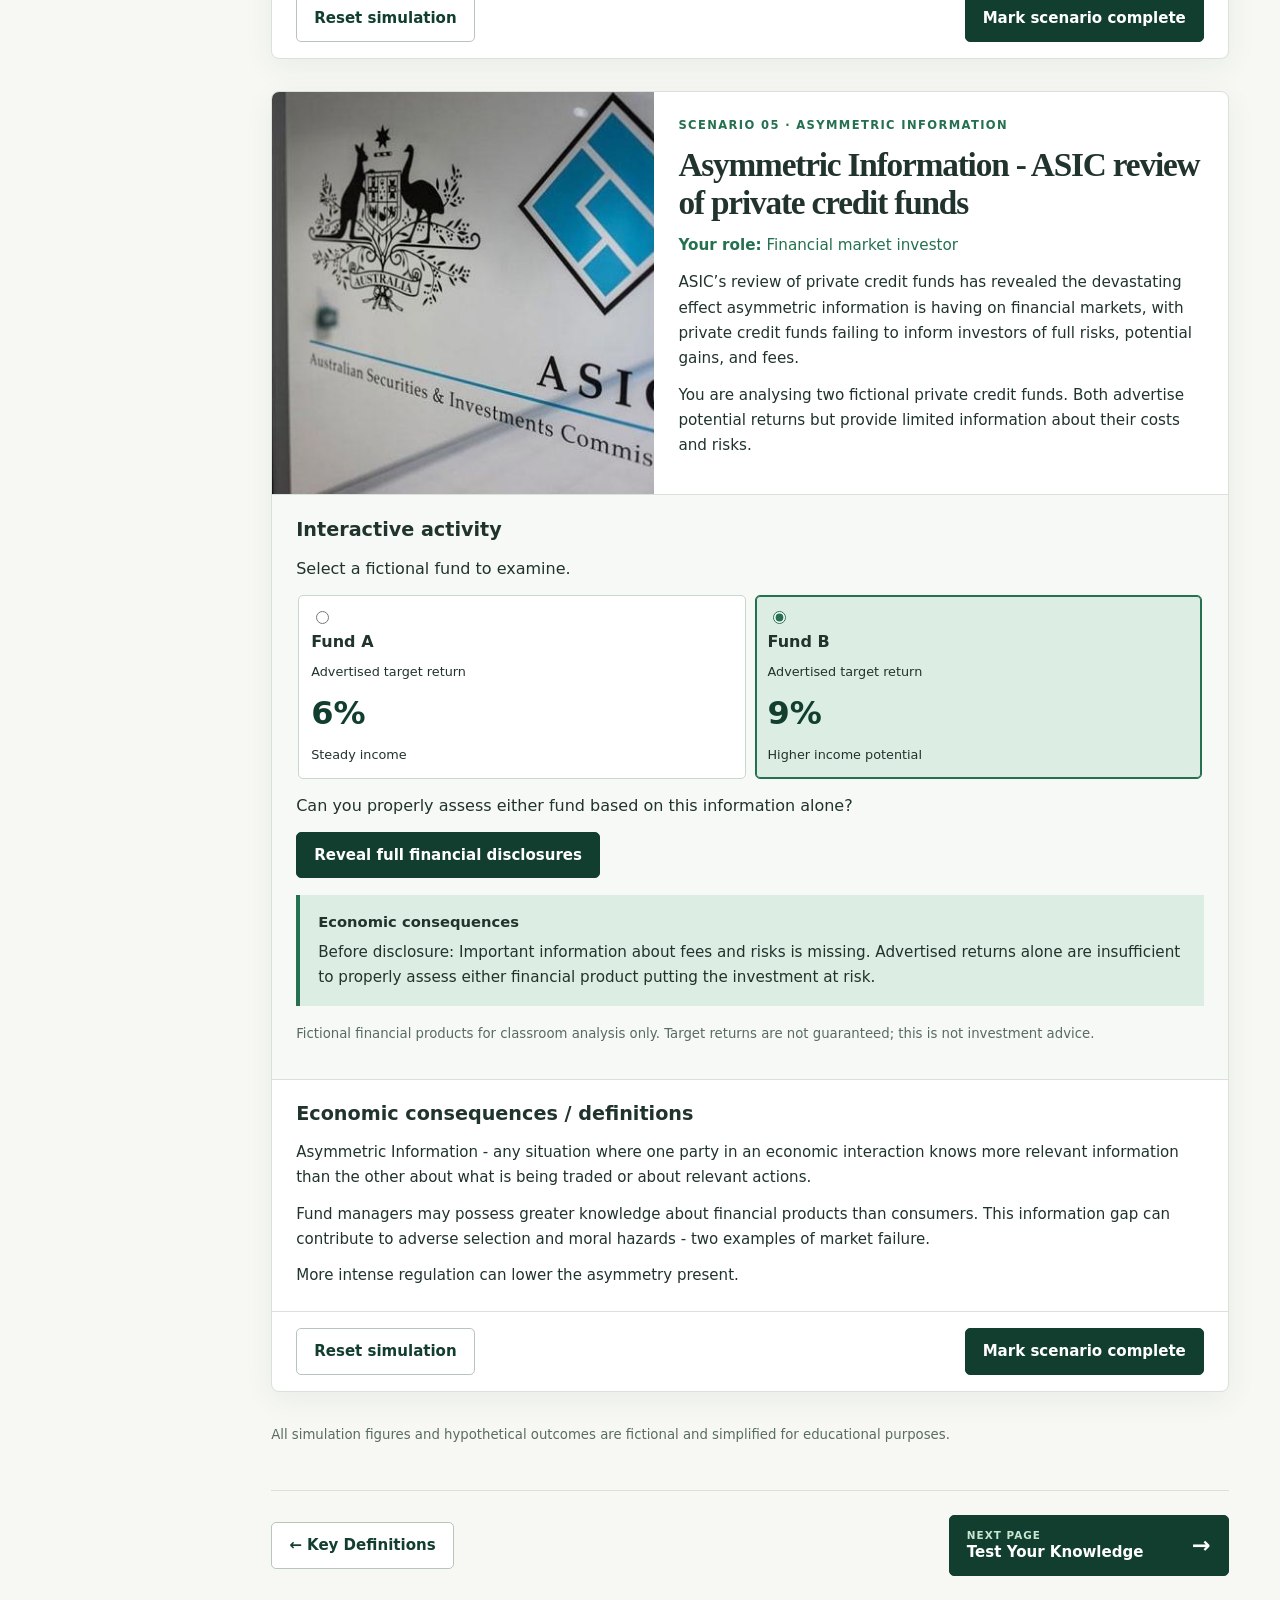
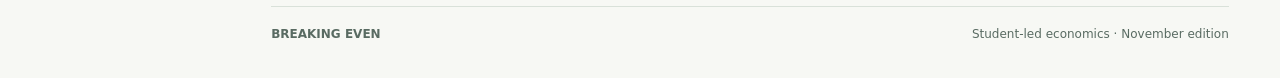
<file: scenarios.html>
<!doctype html><html lang="en-IE"><head><meta charset="utf-8"><meta name="viewport" content="width=device-width,initial-scale=1"><title>Interactive Scenarios | Breaking Even</title><link rel="stylesheet" href="style.css"><script defer src="content.js"></script><script defer src="script.js"></script></head><body><a class="skip" href="#main">Skip to content</a><header class="masthead"><a class="brand" href="index.html"><span>BREAKING<span class="brand-accent"> EVEN</span><span class="brand-dot">.</span></span><small>Making sense of the economy</small></a><span class="issue">NOVEMBER EDITION · STUDENT-LED ECONOMICS</span><button id="menu-toggle" class="menu-toggle" aria-expanded="false" aria-controls="side-menu">☰ <span>Menu</span></button></header><div class="layout"><aside id="side-menu" aria-label="Site menu"><div class="nav-label">EXPLORE THE EDITION</div><nav><a href="index.html" ><span>01</span>Overview</a><a href="edition.html" ><span>02</span>This Month’s Edition</a><a href="definitions.html" ><span>03</span>Key Definitions</a><a href="scenarios.html" aria-current="page"><span>04</span>Interactive Scenarios</a><a href="quiz.html" ><span>05</span>Test Your Knowledge</a><a href="references.html" ><span>06</span>References</a></nav><div class="side-note">Economics in the news.<br>Economics in your classroom.</div></aside><main id="main" tabindex="-1"><div class="page-title"><span class="eyebrow">APPLY YOUR KNOWLEDGE</span><h1>Interactive Scenarios</h1><p>The Market Failure Challenge</p></div><section class="scenario-intro"><p>The following scenarios are interactive learning scenarios designed to help you apply your knowledge to real world scenarios.</p><p>Each of the following scenarios are taken from the real world news stories brought to you in this month’s edition.</p><p>In each scenario you will adopt a role, make an economic decision, and explore the potential consequences of the choices.</p><p>So it&#x27;s your turn now, what would you do?</p></section><div class="challenge-progress"><div class="bar-label"><strong id="completion-text">0 of 5 scenarios complete</strong><span id="completion-percent">0%</span></div><progress id="completion-progress" max="5" value="0"></progress><div class="jump-links"><a href="#scenario-1">1. Common resources</a><a href="#scenario-2">2. Externalities</a><a href="#scenario-3">3. Merit goods</a><a href="#scenario-4">4. Public goods</a><a href="#scenario-5">5. Asymmetric information</a></div><p id="challenge-complete" hidden role="status">Congratulations! You have completed the Market Failure Challenge.</p></div><article class="scenario" id="scenario-1"><div class="scenario-heading"><img class="" src="images/forest-scenario.jpg" alt="Forest fire and smoke" loading="lazy"><div><span class="eyebrow">SCENARIO 01 · COMMON RESOURCES</span><h2>Common Resources - Protecting the Indonesian Rainforest</h2><p class="role"><strong>Your role:</strong> Regional Policymaker.</p><p>You are responsible for managing land use in a region of Indonesia.</p><p>Currently Indonesia is clearing their forests for agricultural and developmental gain. However the slash-and-burn techniques that are being used, are damaging natural resources and polluting the air for neighbouring countries.</p><p>You must decide how much of a shared forest area should be allocated to agricultural development and how much should be protected.</p></div></div><div class="simulation"><h3>Interactive activity</h3><label class="range-label" for="forest">Land allocated to agricultural development<output id="forest-value">30</output></label><input type="range" id="forest" min="0" max="90" step="10" value="30"><div class="range-end"><span>0</span><span>90</span></div><div class="forest-grid" id="forest-grid" aria-hidden="true"></div><div class="legend"><span>● Forest preserved</span><span>● Developed land</span></div><div class="metrics"><div class="metric"><span>Forest preserved</span><strong id="forest-left">—</strong></div><div class="metric"><span>Short-term development income index</span><strong id="forest-income">—</strong></div><div class="metric"><span>Environmental risk</span><strong id="forest-risk">—</strong></div></div><div class="feedback" aria-live="polite"><h4>Economic consequences</h4><p id="forest-feedback"></p></div><details><summary>Model of outcomes</summary><div class="table-wrap"><table><tr><th>Land Development</th><th>Forest Preserved</th><th>Income Index</th><th>Environmental</th></tr><tr><td>0%</td><td>100%</td><td>0/100</td><td>Low</td></tr><tr><td>20%</td><td>80%</td><td>20/100</td><td>Low</td></tr><tr><td>40%</td><td>60%</td><td>40/100</td><td>Moderate</td></tr><tr><td>60%</td><td>40%</td><td>60/100</td><td>High</td></tr><tr><td>80%</td><td>20%</td><td>80/100</td><td>High</td></tr><tr><td>90%</td><td>10%</td><td>90/100</td><td>High</td></tr></table></div></details><p class="fine">All figures are made up and solely for demonstration purposes. The income index and environmental risk are illustrative, not actual predictions.</p></div><div class="scenario-actions"><button class="secondary reset-scenario" data-room="0">Reset simulation</button><button class="primary finish-scenario" data-room="0" aria-pressed="false">Mark scenario complete</button></div></article><article class="scenario" id="scenario-2"><div class="scenario-heading"><img class="" src="images/steel-scenario.jpg" alt="Industrial plant with emissions" loading="lazy"><div><span class="eyebrow">SCENARIO 02 · EXTERNALITIES</span><h2>Externalities - steel production in Gary, Indiana</h2><p class="role"><strong>Your role:</strong> Environmental Policymaker</p><p>While the steel industry in Gary, Indiana, does generate employment and economic activity, the industrial pollution released imposes environmental and potential health costs on the surrounding community.</p><p>You must introduce a policy that addresses pollution while considering steel production and government finances.</p></div></div><div class="simulation"><h3>Interactive activity</h3><p>Choose one of the following policies.</p><fieldset class="options" id="steel-choices"><legend class="sr-only">Steel policy</legend><label><input type="radio" name="steel" value="0" checked> Option A: Maintain existing arrangements</label><label><input type="radio" name="steel" value="1" > Option B: Introduce a pollution tax</label><label><input type="radio" name="steel" value="2" > Option C: Subsidise cleaner steel technology</label><label><input type="radio" name="steel" value="3" > Option D: Introduce stricter emission limits</label></fieldset><div class="bar-label">Steel output index <strong id="steel-output"></strong></div><div class="bar"><i id="steel-output-bar"></i></div><div class="bar-label">Pollution index <strong id="steel-pollution"></strong></div><div class="bar pollution"><i id="steel-pollution-bar"></i></div><div class="metrics"><div class="metric"><span>Government finances</span><strong id="steel-finance">—</strong></div></div><div class="feedback" aria-live="polite"><h4>Economic consequences</h4><p id="steel-feedback"></p></div><p class="fine">All policies and model outcomes are illustrative, not forecasts for a specific company.</p></div><div class="theory"><h3>Economic consequences / definitions</h3><p>Negative Externality - when an economic activity creates unintended and uncompensated impacts for a bystander.</p><p>Pollution causes marginal social cost to exceed marginal private cost, potentially resulting in overproduction. Taxation, subsidies and regulation can help correct this market failure.</p><p>Subsidies - a government financial support provided to produces or consumers to lower costs, encourage specific economic activity or promote development.</p></div><div class="scenario-actions"><button class="secondary reset-scenario" data-room="1">Reset simulation</button><button class="primary finish-scenario" data-room="1" aria-pressed="false">Mark scenario complete</button></div></article><article class="scenario" id="scenario-3"><div class="scenario-heading"><img class="" src="images/books-scenario.jpg" alt="Schoolbooks on a shelf" loading="lazy"><div><span class="eyebrow">SCENARIO 03 · MERIT GOODS</span><h2>Merit Goods - Making Education Accessible</h2><p class="role"><strong>Your role:</strong> Minister for Education</p><p>In September 2023, the Irish government implemented a new scheme, named the Free Schoolbook scheme, which, after being fully implemented at the end of last years, aims to eliminate the costs of schoolbooks, removing a barrier to education.</p><p>In this scenario, a school has 500 students, each requiring €200 worth of schoolbooks.</p><p>You must decide how much government funding should be provided.</p></div></div><div class="simulation"><h3>Interactive activity</h3><label class="range-label" for="books">Government funding per student (€)<output id="books-value">0</output></label><input type="range" id="books" min="0" max="200" step="25" value="0"><div class="range-end"><span>0</span><span>200</span></div><div class="metrics"><div class="metric"><span>Remaining cost per student for families</span><strong id="books-family">—</strong></div><div class="metric"><span>Total government expenditure</span><strong id="books-spend">—</strong></div><div class="metric"><span>Percentage of costs covered by government</span><strong id="books-share">—</strong></div></div><div class="bar-label">Government contribution <strong id="books-bar-label"></strong></div><div class="bar split"><i id="books-bar"></i></div><div class="feedback" aria-live="polite"><h4>Economic consequences</h4><p id="books-feedback"></p></div></div><div class="theory"><h3>Economic consequences / definitions</h3><p>Education is a merit good because it creates wide social benefit beyond the individual, and people often underestimate its value and under-consume it.</p><p>Government funding will reduce financial barriers, creating greater access to education, yet, this will incur an opportunity cost on the government.</p></div><div class="scenario-actions"><button class="secondary reset-scenario" data-room="2">Reset simulation</button><button class="primary finish-scenario" data-room="2" aria-pressed="false">Mark scenario complete</button></div></article><article class="scenario" id="scenario-4"><div class="scenario-heading"><img class="" src="images/flood-scenario.jpg" alt="Flooded street" loading="lazy"><div><span class="eyebrow">SCENARIO 04 · PUBLIC GOODS</span><h2>Public Goods - Flood Protection In Ireland</h2><p class="role"><strong>Your role:</strong> Member of an Irish city/county council</p><p>Due to the ever worsening effects of climate change, an increasing number of Irish homes are being affected by flooding. The Office of Public Works coordinates with local authorities to provide flood relief schemes across Ireland.</p><p>A town of 500 households requires a €500,000 flood defence scheme. Each household is asked to contribute €1,000 voluntarily.</p></div></div><div class="simulation"><h3>Interactive activity</h3><label class="range-label" for="flood">Households contributing (%)<output id="flood-value">60</output></label><input type="range" id="flood" min="0" max="100" step="10" value="60"><div class="range-end"><span>0</span><span>100</span></div><div class="metrics"><div class="metric"><span>Contributing households</span><strong id="flood-households">—</strong></div><div class="metric"><span>Voluntary contributions</span><strong id="flood-voluntary">—</strong></div><div class="metric"><span>Remaining funding shortfall</span><strong id="flood-gap">—</strong></div><div class="metric"><span>Government contribution</span><strong id="flood-gov">—</strong></div></div><label class="check"><input type="checkbox" id="flood-public"> Use government funding to cover the shortfall</label><div class="bar split" id="flood-bar"><i id="flood-vol-bar"></i><i id="flood-gov-bar"></i></div><svg class="flood-diagram" viewBox="0 0 420 155" role="img" aria-label="Illustrative houses and flood defence"><rect width="420" height="155" rx="10" fill="#e0ebe5"/><path d="M0 115 Q105 100 210 115 T420 115 V155 H0Z" fill="#80a9bf"/><g fill="#fdfaf3" stroke="#62736b" stroke-width="2"><path d="M45 100V50l30-25 30 25v50z"/><rect x="69" y="72" width="12" height="28" fill="#b89f82"/><path d="M180 100V50l30-25 30 25v50z"/><rect x="204" y="72" width="12" height="28" fill="#b89f82"/><path d="M315 100V50l30-25 30 25v50z"/><rect x="339" y="72" width="12" height="28" fill="#b89f82"/></g><path id="flood-water" d="M0 82Q105 70 210 82T420 82V155H0Z" fill="#80a9bf" opacity=".83"/><rect id="flood-wall" x="0" y="103" width="420" height="15" fill="#52635a"/><text id="flood-svg-label" x="210" y="143" text-anchor="middle" font-size="12" fill="#102f25"></text></svg><div class="feedback" aria-live="polite"><h4>Economic consequences</h4><p id="flood-feedback"></p></div><p class="fine">Flood defences reduce risk rather than eliminate it.</p></div><div class="theory"><h3>Economic consequences / definitions</h3><p>Public goods are non-excludable and non-rivalrous meaning it is impossible (or prohibitively costly) to exclude people from its benefits (non-excludable), and multiple people can benefit from the same good simultaneously (non-rivalrous).</p><p>Free Rider Problem - when people benefit from goods without paying and choose to rely on others to cover the cost of these goods.</p><p>Community flood defences can possess these characteristics within the area they protect. Households may benefit regardless of whether they contributed towards the cost.</p><p>This creates the free-rider problem, potentially resulting in underprovision by the free market. Government intervention through taxation and public expenditure can help address this market failure.</p></div><div class="scenario-actions"><button class="secondary reset-scenario" data-room="3">Reset simulation</button><button class="primary finish-scenario" data-room="3" aria-pressed="false">Mark scenario complete</button></div></article><article class="scenario" id="scenario-5"><div class="scenario-heading"><img class="" src="images/asic-scenario.jpg" alt="ASIC office sign" loading="lazy"><div><span class="eyebrow">SCENARIO 05 · ASYMMETRIC INFORMATION</span><h2>Asymmetric Information - ASIC review of private credit funds</h2><p class="role"><strong>Your role:</strong> Financial market investor</p><p>ASIC’s review of private credit funds has revealed the devastating effect asymmetric information is having on financial markets, with private credit funds failing to inform investors of full risks, potential gains, and fees.</p><p>You are analysing two fictional private credit funds. Both advertise potential returns but provide limited information about their costs and risks.</p></div></div><div class="simulation"><h3>Interactive activity</h3><p>Select a fictional fund to examine.</p><fieldset class="funds"><legend class="sr-only">Fund for analysis</legend><label class="fund"><input type="radio" name="fund" value="0" ><strong>Fund A</strong><span>Advertised target return</span><b>6%</b><span>Steady income</span></label><label class="fund"><input type="radio" name="fund" value="1" checked><strong>Fund B</strong><span>Advertised target return</span><b>9%</b><span>Higher income potential</span></label></fieldset><p>Can you properly assess either fund based on this information alone?</p><button class="primary" id="reveal" aria-expanded="false" aria-controls="fund-disclosures">Reveal full financial disclosures</button><div id="fund-disclosures" hidden><div class="table-wrap"><table><tr><th>Financial Information</th><th>Fund A</th><th>Fund B</th></tr><tr><td>Advertised target return</td><td>6%</td><td>9%</td></tr><tr><td>Annual Fees</td><td>1%</td><td>3%</td></tr><tr><td>Underlying lending risk</td><td>Moderate</td><td>High</td></tr><tr><td>Withdrawal restrictions</td><td>Limited</td><td>Significant</td></tr><tr><td>Valuation Method</td><td>Independently reviewed</td><td>Internally Assessed</td></tr></table></div></div><div class="feedback" aria-live="polite"><h4>Economic consequences</h4><p id="fund-feedback"></p></div><p class="fine">Fictional financial products for classroom analysis only. Target returns are not guaranteed; this is not investment advice.</p></div><div class="theory"><h3>Economic consequences / definitions</h3><p>Asymmetric Information - any situation where one party in an economic interaction knows more relevant information than the other about what is being traded or about relevant actions.</p><p>Fund managers may possess greater knowledge about financial products than consumers. This information gap can contribute to adverse selection and moral hazards - two examples of market failure.</p><p>More intense regulation can lower the asymmetry present.</p></div><div class="scenario-actions"><button class="secondary reset-scenario" data-room="4">Reset simulation</button><button class="primary finish-scenario" data-room="4" aria-pressed="false">Mark scenario complete</button></div></article><p class="fine">All simulation figures and hypothetical outcomes are fictional and simplified for educational purposes.</p><div class="page-next"><a class="secondary" href="definitions.html">← Key Definitions</a><a class="primary" href="quiz.html"><span><small>NEXT PAGE</small>Test Your Knowledge</span><span aria-hidden="true">→</span></a></div><footer>BREAKING EVEN <span>Student-led economics · November edition</span></footer></main></div></body></html>
</file>
<file: style.css>
:root{--ink:#20332c;--forest:#123e30;--green:#24704f;--mint:#dceee3;--paper:#f7f8f4;--white:#fff;--line:#d9e1d9;--muted:#596b62;--gold:#c4a47a;--shadow:0 8px 30px #183f3010}*{box-sizing:border-box}html{scroll-behavior:smooth}body{margin:0;background:var(--paper);color:var(--ink);font:16px/1.65 system-ui,-apple-system,BlinkMacSystemFont,'Segoe UI',sans-serif}h1,h2,h3,h4,p{margin:0 0 .8em}h1,h2,h3{line-height:1.13}h1,h2{font-family:Georgia,'Times New Roman',serif;font-weight:700}h1{font-size:clamp(2.35rem,5vw,4.5rem);letter-spacing:-.045em}h2{font-size:clamp(1.65rem,3vw,2.4rem);letter-spacing:-.035em}h3{font-size:1.2rem}a{color:var(--green);text-underline-offset:3px}button,input{font:inherit}button,a,input{touch-action:manipulation}button{cursor:pointer}button:focus-visible,a:focus-visible,input:focus-visible,summary:focus-visible{outline:3px solid #b48238;outline-offset:4px}button:disabled{opacity:.5;cursor:not-allowed}img{display:block;max-width:100%;width:100%;object-fit:cover}small,.fine{font-size:.83rem;color:var(--muted)}[hidden]{display:none!important}.skip{position:fixed;left:10px;top:-80px;background:white;padding:12px;z-index:100}.skip:focus{top:8px}.sr-only{position:absolute;width:1px;height:1px;padding:0;margin:-1px;overflow:hidden;clip:rect(0,0,0,0);white-space:nowrap;border:0}.masthead{position:sticky;top:0;z-index:20;display:flex;align-items:center;justify-content:space-between;gap:20px;background:var(--forest);color:white;padding:18px clamp(18px,4vw,52px);border-bottom:4px solid #87b99a}.brand{text-decoration:none;color:white;display:flex;flex-direction:column;line-height:1.05;font-size:clamp(1.25rem,2.4vw,2rem);font-weight:850;letter-spacing:-.055em}.brand small{font-size:.7rem;letter-spacing:.02em;color:#d3e8d9;font-weight:500;margin-top:6px}.brand-accent{color:#b4e2c0}.brand-dot{color:#c4a47a}.issue{font-size:.72rem;letter-spacing:.12em;color:#e1efe5;font-weight:650}.menu-toggle{border:1px solid #ffffff65;border-radius:5px;color:white;background:transparent;padding:7px 12px;font-size:.9rem;white-space:nowrap}.layout{max-width:1440px;margin:auto;display:grid;grid-template-columns:220px minmax(0,1fr);gap:0;align-items:start}.layout.menu-closed{grid-template-columns:minmax(0,1fr)}#side-menu{position:sticky;top:95px;padding:32px 14px 25px 20px;align-self:start}.nav-label,.eyebrow{display:block;font-size:.72rem;letter-spacing:.12em;font-weight:800;color:var(--green);text-transform:uppercase}.nav-label{margin:0 0 14px 12px;color:var(--muted)}nav{display:grid;gap:4px}nav a{display:flex;gap:10px;align-items:center;padding:10px 12px;border-radius:5px;font-size:.89rem;text-decoration:none;color:var(--ink);line-height:1.35}nav a span{font-size:.68rem;color:var(--muted);font-variant-numeric:tabular-nums}nav a[aria-current=page]{background:var(--mint);color:var(--forest);font-weight:750;border-left:3px solid var(--green)}nav a:hover{background:var(--mint)}.side-note{border-top:1px solid var(--line);margin:24px 12px;padding-top:16px;font-size:.78rem;color:var(--muted)}main{min-width:0;padding:34px clamp(20px,4vw,56px) 15px;max-width:1240px;width:100%;margin:auto}section{margin-bottom:32px}.hero{padding:clamp(24px,5vw,60px);color:white;background:var(--forest);border-radius:8px;position:relative;overflow:hidden;border-bottom:5px solid #a9cdb0}.hero .eyebrow{color:#b4e2c0}.hero h1{max-width:790px;margin:.2em 0 .35em}.hero p{max-width:700px;color:#d7e9de;font-size:1.05rem}.hero .primary{background:var(--mint);color:var(--forest)}.intro{max-width:850px}.edition-note{background:#e8f1e9;border-left:4px solid var(--green);padding:22px 26px}.edition-note p{margin:0}.edition-note h2{margin:.2em 0}.section-heading{display:flex;justify-content:space-between;align-items:baseline;gap:12px;border-top:2px solid var(--forest);padding-top:15px;margin-bottom:14px}.section-heading h2{margin:0}.section-heading>span{font-size:.68rem;letter-spacing:.1em;color:var(--muted);font-weight:700}.news-grid{display:grid;grid-template-columns:repeat(2,minmax(0,1fr));gap:18px}.story{display:flex;flex-direction:column;background:white;border:1px solid var(--line);border-radius:7px;overflow:hidden;color:var(--ink);text-decoration:none;box-shadow:var(--shadow)}.story:hover h3{text-decoration:underline}.story img{aspect-ratio:16/9}.story-0{grid-column:1/-1;display:grid;grid-template-columns:1.3fr 1fr;align-items:stretch}.story-0 img{height:100%;aspect-ratio:4/3}.story-copy{padding:19px 20px;display:flex;flex-direction:column;justify-content:center}.story h3{font-family:Georgia,serif;font-size:clamp(1.15rem,2.1vw,1.7rem);line-height:1.22;margin:.5em 0}.story-link{font-size:.82rem;color:var(--green);font-weight:700;margin-top:auto}.signoff{margin-top:22px;font-family:Georgia,serif;font-size:1.4rem}.page-title{border-bottom:2px solid var(--forest);padding-bottom:19px;margin-bottom:28px}.page-title h1{font-size:clamp(2.1rem,4vw,3.4rem);margin:.2em 0}.page-title p{color:var(--muted);margin:0}.primary,.secondary{display:inline-flex;align-items:center;justify-content:center;gap:12px;padding:12px 17px;border-radius:5px;font-weight:700;text-decoration:none;line-height:1.35;min-height:44px;font-size:.94rem;border:1px solid var(--forest)}.primary{background:var(--forest);color:white}.primary:hover{background:var(--green)}.secondary{background:white;color:var(--forest);border-color:#b5c7bc}.secondary:hover{background:var(--mint)}.page-next{display:flex;justify-content:space-between;align-items:center;gap:15px;border-top:1px solid var(--line);margin-top:45px;padding-top:24px}.page-next .primary{min-width:min(280px,100%);justify-content:space-between}.page-next .primary small{display:block;color:#c9e6d2;font-size:.65rem;letter-spacing:.1em}.page-next .primary>span:last-child{font-size:1.4rem}footer{display:flex;justify-content:space-between;gap:15px;border-top:1px solid var(--line);margin-top:30px;padding:18px 0;color:var(--muted);font-size:.75rem;font-weight:750}footer span{font-weight:400}.podcast{display:grid;grid-template-columns:1fr 1fr;border:1px solid var(--line);background:white;border-radius:8px;overflow:hidden;margin-bottom:35px;box-shadow:var(--shadow)}.podcast img{height:100%;min-height:260px}.podcast-info{padding:25px;align-self:center;min-width:0}.podcast-info h2{margin:.3em 0}.podcast audio{width:100%;margin:12px 0}.notice{background:var(--mint);padding:12px;border-radius:4px;font-size:.86rem}.episode-list a{display:flex;align-items:center;gap:13px;padding:15px 0;border-bottom:1px solid var(--line);text-decoration:none;font-weight:650;color:var(--ink);font-size:.91rem}.episode-list a span:first-child{color:var(--green);font-size:.8rem}.episode-list a span:last-child{margin-left:auto}.definition-intro{display:flex;gap:25px;align-items:center;background:white;border:1px solid var(--line);border-radius:7px;overflow:hidden;margin-bottom:25px}.definition-intro img{width:135px;height:175px;object-fit:cover}.definition-intro>div{padding:14px 14px 14px 0}.definition-intro h2{margin:.25em 0}.flash-grid{display:grid;grid-template-columns:repeat(auto-fit,minmax(min(100%,245px),1fr));gap:14px}.flash{min-height:182px;border:1px solid #c7d8cc;border-radius:8px;background:white;color:var(--ink);text-align:left;display:flex;flex-direction:column;justify-content:space-between;padding:19px;box-shadow:var(--shadow);transition:background .2s,transform .2s}.flash:hover{transform:translateY(-2px)}.flash[aria-pressed=true]{background:var(--mint);border-color:var(--green)}.flash b{font-family:Georgia,serif;font-size:1.45rem;line-height:1.2;margin:8px 0}.flash .card-definition{font-size:.94rem;line-height:1.5}.flash .flip-label{font-size:.75rem;color:var(--green);font-weight:700}.scenario-intro{max-width:830px}.challenge-progress{padding:22px;background:var(--mint);border:1px solid #c7d8cc;border-radius:8px;margin-bottom:30px}.bar-label{display:flex;justify-content:space-between;gap:10px;align-items:baseline;font-size:.9rem;margin:12px 0 6px}.bar-label strong{color:var(--forest)}progress{width:100%;height:13px;accent-color:var(--green)}.jump-links{display:flex;flex-wrap:wrap;gap:7px;margin-top:14px}.jump-links a{font-size:.78rem;background:white;padding:6px 10px;border-radius:4px;text-decoration:none}.scenario{background:white;border:1px solid var(--line);border-radius:8px;overflow:hidden;margin-bottom:32px;box-shadow:var(--shadow);scroll-margin-top:110px}.scenario-heading{display:grid;grid-template-columns:minmax(0,.8fr) minmax(0,1.2fr);border-bottom:1px solid var(--line)}.scenario-heading img{height:100%;min-height:220px;max-height:440px;object-fit:cover}.scenario-heading>div{padding:24px}.scenario-heading h2{font-size:clamp(1.45rem,2.6vw,2.1rem);margin:.35em 0}.scenario-heading p{font-size:.95rem}.role{color:var(--green)}.simulation{padding:24px;background:#f6f9f5;border-bottom:1px solid var(--line)}.simulation h3{margin-bottom:15px}.range-label{display:flex;align-items:center;justify-content:space-between;gap:10px;font-weight:650}.range-label output{font-size:1.4rem;font-weight:800;color:var(--green)}input[type=range]{width:100%;accent-color:var(--green);height:28px;margin:10px 0 0}.range-end{display:flex;justify-content:space-between;color:var(--muted);font-size:.8rem}.metrics{display:grid;grid-template-columns:repeat(auto-fit,minmax(min(100%,150px),1fr));gap:9px;margin:15px 0}.metric{background:white;border:1px solid var(--line);padding:14px;border-radius:6px;display:flex;flex-direction:column;gap:4px}.metric span{font-size:.8rem;color:var(--muted);line-height:1.35}.metric strong{font-size:clamp(1.03rem,2.1vw,1.4rem);line-height:1.25;overflow-wrap:anywhere}.forest-grid{display:grid;grid-template-columns:repeat(10,1fr);gap:4px;margin:15px 0 8px}.forest-grid span{aspect-ratio:1.3;background:#367a56;border-radius:3px;display:grid;place-items:center;color:#d0ebd3;font-size:clamp(.7rem,1.6vw,1rem)}.forest-grid span.developed{background:#b99a72;color:#614b32}.legend{display:flex;gap:14px;font-size:.76rem;color:var(--green)}.legend span:last-child{color:#896842}.feedback{border-left:4px solid var(--green);background:var(--mint);padding:15px 18px;margin:17px 0}.feedback h4{font-size:.92rem;margin:0 0 6px}.feedback p{margin:0;font-size:.95rem}.theory{padding:23px 24px}.theory p{font-size:.94rem}.theory p:last-child{margin-bottom:0}.scenario-actions{display:flex;flex-wrap:wrap;justify-content:space-between;gap:12px;padding:16px 24px;border-top:1px solid var(--line)}.finish-scenario[aria-pressed=true]{background:var(--mint);color:var(--forest)}.options,.funds{padding:0;border:0;display:grid;gap:9px}.options label,.fund{border:1px solid #c7d8cc;background:white;padding:12px;border-radius:5px;cursor:pointer}.options label:has(input:checked),.fund:has(input:checked){border-color:var(--green);box-shadow:inset 0 0 0 1px var(--green);background:var(--mint)}input[type=radio],input[type=checkbox]{accent-color:var(--green);margin-right:6px}.bar{height:13px;display:flex;background:#dce4dc;border-radius:9px;overflow:hidden}.bar i{height:100%;background:var(--green);display:block;transition:width .2s}.bar.pollution i{background:#ac7343}.bar.split{background:#d8c3a7}.bar #flood-gov-bar{background:#789ebc}.check{display:block;padding:12px 0;cursor:pointer;font-weight:600}.flood-diagram{width:100%;max-height:200px;margin-top:15px}.funds{grid-template-columns:1fr 1fr;margin-bottom:14px}.fund{display:flex;flex-direction:column;gap:5px;align-items:flex-start}.fund b{font-size:2rem;color:var(--forest)}.fund span{font-size:.8rem}.table-wrap{overflow-x:auto;margin:12px 0}table{border-collapse:collapse;width:100%;font-size:.85rem}th,td{padding:9px;text-align:left;border-bottom:1px solid var(--line)}th{background:var(--mint);font-weight:700}summary{cursor:pointer;font-weight:650;color:var(--green)}.quiz-panel{background:white;border:1px solid var(--line);border-radius:8px;padding:clamp(18px,4vw,38px);box-shadow:var(--shadow);min-height:300px}.quiz-panel h2{font-size:clamp(1.4rem,3vw,2rem);margin:16px 0}.quiz-options{display:grid;gap:10px;margin:20px 0}.quiz-option{display:flex;align-items:flex-start;gap:12px;text-align:left;background:white;border:1px solid #c7d8cc;border-radius:5px;padding:13px;color:var(--ink);line-height:1.5}.quiz-option[aria-pressed=true]{border-color:var(--green);background:var(--mint);box-shadow:inset 0 0 0 1px var(--green)}.letter{display:grid;place-items:center;flex:0 0 27px;height:27px;background:#e8efe8;border-radius:4px;font-weight:800;color:var(--forest)}.quiz-controls{display:flex;justify-content:space-between;gap:10px}.review{border-top:1px solid var(--line);padding:17px 0}.review p{font-size:.92rem}.correct{color:#1e6945;font-weight:750}.incorrect{color:#a1322c;font-weight:750}.score{font-size:clamp(2.8rem,8vw,5rem);color:var(--green);font-family:Georgia,serif;font-weight:700;line-height:1.1}.reference-list article{padding:17px 0;border-bottom:1px solid var(--line)}.reference-list h3{margin:.4em 0 0}.reference-list a{color:var(--forest)}.reference-list{margin-bottom:28px}@media(max-width:900px){.layout{grid-template-columns:180px minmax(0,1fr)}#side-menu{padding-left:8px}.issue{display:none}.scenario-heading{grid-template-columns:1fr}.scenario-heading img{height:230px;min-height:0}.story-0{grid-template-columns:1fr}.story-0 img{aspect-ratio:16/9}.podcast{grid-template-columns:1fr}.podcast img{min-height:0;max-height:320px}}@media(max-width:680px){.masthead{padding:13px 17px}.layout,.layout.menu-closed{display:block}#side-menu{position:sticky;top:69px;z-index:19;background:var(--paper);padding:12px 17px;border-bottom:1px solid var(--line);box-shadow:var(--shadow)}#side-menu .side-note{display:none}nav{grid-template-columns:1fr 1fr}nav a{font-size:.84rem}main{padding:22px 16px 12px}.news-grid{grid-template-columns:1fr}.story-0{grid-column:auto}.section-heading{display:block}.section-heading>span{display:block;margin-top:5px}.hero{padding:25px 20px}.page-next{flex-direction:column;align-items:stretch}.page-next .secondary{order:2}.page-next .primary{min-width:0}.page-next>span:empty{display:none}footer{flex-direction:column;gap:4px}.definition-intro img{width:100px;height:160px}.definition-intro{gap:14px}.definition-intro p{font-size:.87rem}.scenario-heading>div,.simulation,.theory{padding:18px}.scenario-actions{padding:14px 18px}.funds{gap:7px}.fund{padding:10px}.fund span{font-size:.76rem}.scenario{scroll-margin-top:85px}}@media(prefers-reduced-motion:reduce){*{scroll-behavior:auto!important;transition:none!important}}
</file>
